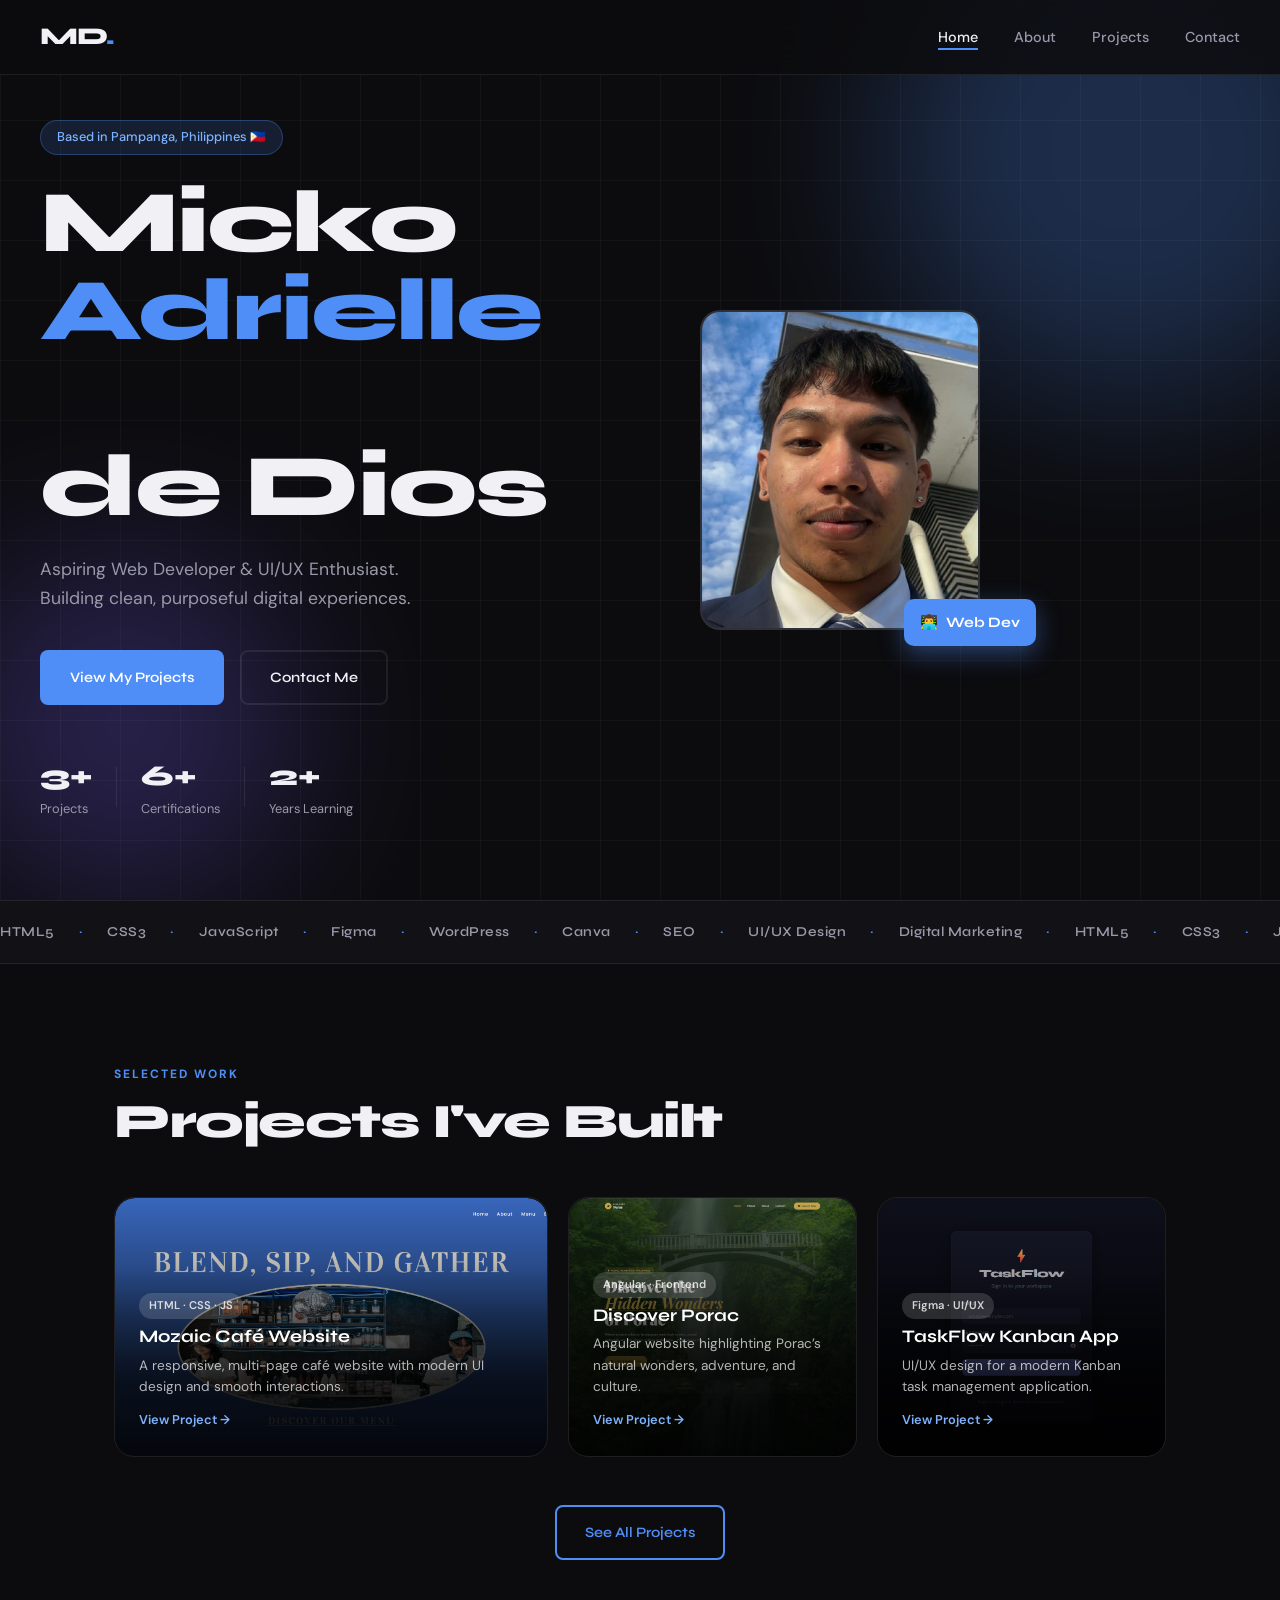
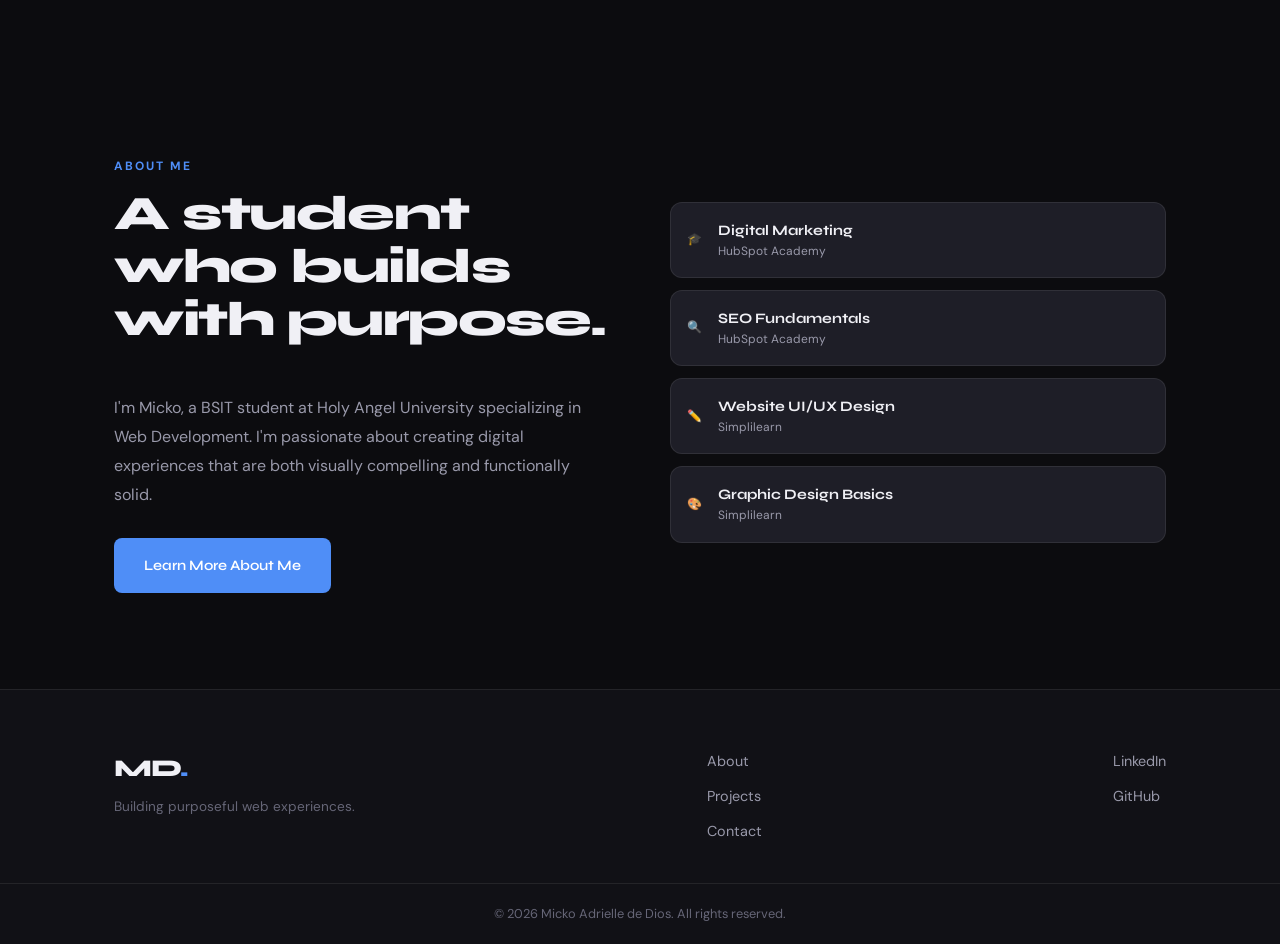
<file: index.html>
<!DOCTYPE html>
<html lang="en">
<head>
  <meta charset="UTF-8" />
  <meta name="viewport" content="width=device-width, initial-scale=1.0" />
  <title>Micko Adrielle de Dios | Aspiring Web Developer</title>
  <meta name="description" content="Micko Adrielle de Dios – BSIT student specializing in Web Development at Holy Angel University. Portfolio showcasing web projects, UI/UX design, and creative solutions." />
  <link rel="preconnect" href="https://fonts.googleapis.com" />
  <link href="https://fonts.googleapis.com/css2?family=Syne:wght@400;600;700;800&family=DM+Sans:ital,wght@0,300;0,400;0,500;1,300&display=swap" rel="stylesheet" />
  <link rel="stylesheet" href="style.css" />
</head>
<body>

  <!-- NAV -->
  <nav class="nav" aria-label="Main navigation">
    <a href="index.html" class="nav-logo">MD<span class="dot">.</span></a>
    <button class="nav-toggle" aria-label="Toggle menu" aria-expanded="false">
      <span></span><span></span><span></span>
    </button>
    <ul class="nav-links">
      <li><a href="index.html" class="active">Home</a></li>
      <li><a href="about.html">About</a></li>
      <li><a href="projects.html">Projects</a></li>
      <li><a href="contact.html">Contact</a></li>
    </ul>
  </nav>

  <!-- HERO -->
  <header class="hero">
    <div class="hero-bg">
      <div class="blob b1"></div>
      <div class="blob b2"></div>
      <div class="grid-overlay"></div>
    </div>
    <div class="hero-content">
      <span class="hero-tag animate-in" style="--d:0s">Based in Pampanga, Philippines 🇵🇭</span>
      <h1 class="hero-name animate-in" style="--d:.1s">
        Micko<br/><em>Adrielle</em><br/>de Dios
      </h1>
      <p class="hero-sub animate-in" style="--d:.25s">
        Aspiring Web Developer &amp; UI/UX Enthusiast.<br/>
        Building clean, purposeful digital experiences.
      </p>
      <div class="hero-cta animate-in" style="--d:.4s">
        <a href="projects.html" class="btn btn-primary">View My Projects</a>
        <a href="contact.html" class="btn btn-ghost">Contact Me</a>
      </div>
      <div class="hero-stats animate-in" style="--d:.55s">
        <div class="stat"><span class="stat-num">3+</span><span class="stat-label">Projects</span></div>
        <div class="stat-div"></div>
        <div class="stat"><span class="stat-num">6+</span><span class="stat-label">Certifications</span></div>
        <div class="stat-div"></div>
        <div class="stat"><span class="stat-num">2+</span><span class="stat-label">Years Learning</span></div>
      </div>
    </div>
    <div class="hero-visual animate-in" style="--d:.2s">
      <div class="photo-frame">
        <div class="photo-inner">
          <img src="img/micko1.jpg" alt="Micko Adrielle de Dios" onerror="this.style.display='none';this.nextElementSibling.style.display='flex'" />
          <div class="photo-fallback">
            <span>MAD</span>
          </div>
        </div>
        <div class="photo-badge">
          <span>👨‍💻</span>
          <span>Web Dev</span>
        </div>
      </div>
    </div>
  </header>

  <!-- SKILLS STRIP -->
  <section class="skills-strip">
    <div class="strip-inner">
      <span>HTML5</span><span class="sep">·</span>
      <span>CSS3</span><span class="sep">·</span>
      <span>JavaScript</span><span class="sep">·</span>
      <span>Figma</span><span class="sep">·</span>
      <span>WordPress</span><span class="sep">·</span>
      <span>Canva</span><span class="sep">·</span>
      <span>SEO</span><span class="sep">·</span>
      <span>UI/UX Design</span><span class="sep">·</span>
      <span>Digital Marketing</span><span class="sep">·</span>
      <span>HTML5</span><span class="sep">·</span>
      <span>CSS3</span><span class="sep">·</span>
      <span>JavaScript</span><span class="sep">·</span>
      <span>Figma</span><span class="sep">·</span>
      <span>WordPress</span><span class="sep">·</span>
      <span>Canva</span><span class="sep">·</span>
      <span>SEO</span><span class="sep">·</span>
      <span>UI/UX Design</span><span class="sep">·</span>
      <span>Digital Marketing</span>
    </div>
  </section>

  <!-- FEATURED PROJECTS PREVIEW -->
<section class="section featured">
  <div class="container">
    <div class="section-header">
      <span class="section-tag">Selected Work</span>
      <h2 class="section-title">Projects I've Built</h2>
    </div>
    <div class="featured-grid">
      
      <!-- Project 1: Mozaic Café -->
      <a href="projects.html#mozaic" class="feat-card feat-card--large">
        <div class="feat-card-bg">
          <img src="img/mozaic.png" alt="Mozaic Café Website Preview">
          <div class="feat-card-overlay"></div>
        </div>
        <div class="feat-card-content">
          <span class="feat-tag">HTML · CSS · JS</span>
          <h3>Mozaic Café Website</h3>
          <p>A responsive, multi-page café website with modern UI design and smooth interactions.</p>
          <span class="feat-link">View Project →</span>
        </div>
      </a>

      <!-- Project 2: Discover Porac -->
<a href="projects.html#discover-porac" class="feat-card">
  <div class="feat-card-bg">
    <img src="img/discoverporac1.png" alt="Discover Porac Website Preview">
    <div class="feat-card-overlay"></div>
  </div>
  <div class="feat-card-content">
    <span class="feat-tag">Angular · Frontend</span>
    <h3>Discover Porac</h3>
    <p>Angular website highlighting Porac’s natural wonders, adventure, and culture.</p>
    <span class="feat-link">View Project →</span>
  </div>
</a>

      <!-- Project 3: MD Movies -->
      <a href="projects.html#taskflow" class="feat-card">
        <div class="feat-card-bg">
          <img src="img/taskflow.png" alt="TaskFlow App Preview">
          <div class="feat-card-overlay"></div>
        </div>
        <div class="feat-card-content">
          <span class="feat-tag">Figma · UI/UX</span>
          <h3>TaskFlow Kanban App</h3>
          <p>UI/UX design for a modern Kanban task management application.</p>
          <span class="feat-link">View Project →</span>
        </div>
      </a>

    </div>
    <div class="center-cta">
      <a href="projects.html" class="btn btn-outline">See All Projects</a>
    </div>
  </div>
</section>

  <!-- ABOUT TEASER -->
<section class="section about-teaser">
  <div class="container at-grid">
    <div class="at-text">
      <span class="section-tag">About Me</span>
      <h2 class="section-title">A student who builds<br/>with purpose.</h2>
      <p>I'm Micko, a BSIT student at Holy Angel University specializing in Web Development. I'm passionate about creating digital experiences that are both visually compelling and functionally solid.</p>
      <a href="about.html" class="btn btn-primary">Learn More About Me</a>
    </div>

    <div class="at-certs">

      <a href="https://app-na2.hubspot.com/academy/achievements/wrlnvgyk/en/1/micko-de-dios/digital-marketing" target="_blank" class="cert-link">
        <div class="cert-card">
          <span class="cert-icon">🎓</span>
          <div>
            <strong>Digital Marketing</strong>
            <span>HubSpot Academy</span>
          </div>
        </div>
      </a>

      <a href="https://app-na2.hubspot.com/academy/achievements/bvmxh7nl/en/1/micko-de-dios/seo" target="_blank" class="cert-link">
        <div class="cert-card">
          <span class="cert-icon">🔍</span>
          <div>
            <strong>SEO Fundamentals</strong>
            <span>HubSpot Academy</span>
          </div>
        </div>
      </a>

      <a href="https://www.simplilearn.com/skillup-certificate-landing?token=[base64]%3D%3D&utm_source=shared-certificate&utm_medium=lms&utm_campaign=shared-certificate-promotion" target="_blank" class="cert-link">
        <div class="cert-card">
          <span class="cert-icon">✏️</span>
          <div>
            <strong>Website UI/UX Design</strong>
            <span>Simplilearn</span>
          </div>
        </div>
      </a>

      <a href="https://www.simplilearn.com/skillup-certificate-landing?token=[base64]%3D%3D&utm_source=shared-certificate&utm_medium=lms&utm_campaign=shared-certificate-promotion" target="_blank" class="cert-link">
        <div class="cert-card">
          <span class="cert-icon">🎨</span>
          <div>
            <strong>Graphic Design Basics</strong>
            <span>Simplilearn</span>
          </div>
        </div>
      </a>

    </div>
  </div>
</section>

  <!-- FOOTER -->
  <footer class="footer">
    <div class="container footer-inner">
      <div>
        <a href="index.html" class="nav-logo">MD<span class="dot">.</span></a>
        <p>Building purposeful web experiences.</p>
      </div>
      <div class="footer-links">
        <a href="about.html">About</a>
        <a href="projects.html">Projects</a>
        <a href="contact.html">Contact</a>
      </div>
      <div class="footer-social">
        <a href="https://www.linkedin.com/in/de-dios-micko/" target="_blank" rel="noopener noreferrer" aria-label="LinkedIn">LinkedIn</a>
        <a href="https://github.com/mickodedios" target="_blank" rel="noopener noreferrer" aria-label="GitHub">GitHub</a>
      </div>
    </div>
    <div class="footer-bottom">
      <p>© 2026 Micko Adrielle de Dios. All rights reserved.</p>
    </div>
  </footer>

  <script src="main.js"></script>
</body>
</html>
</file>
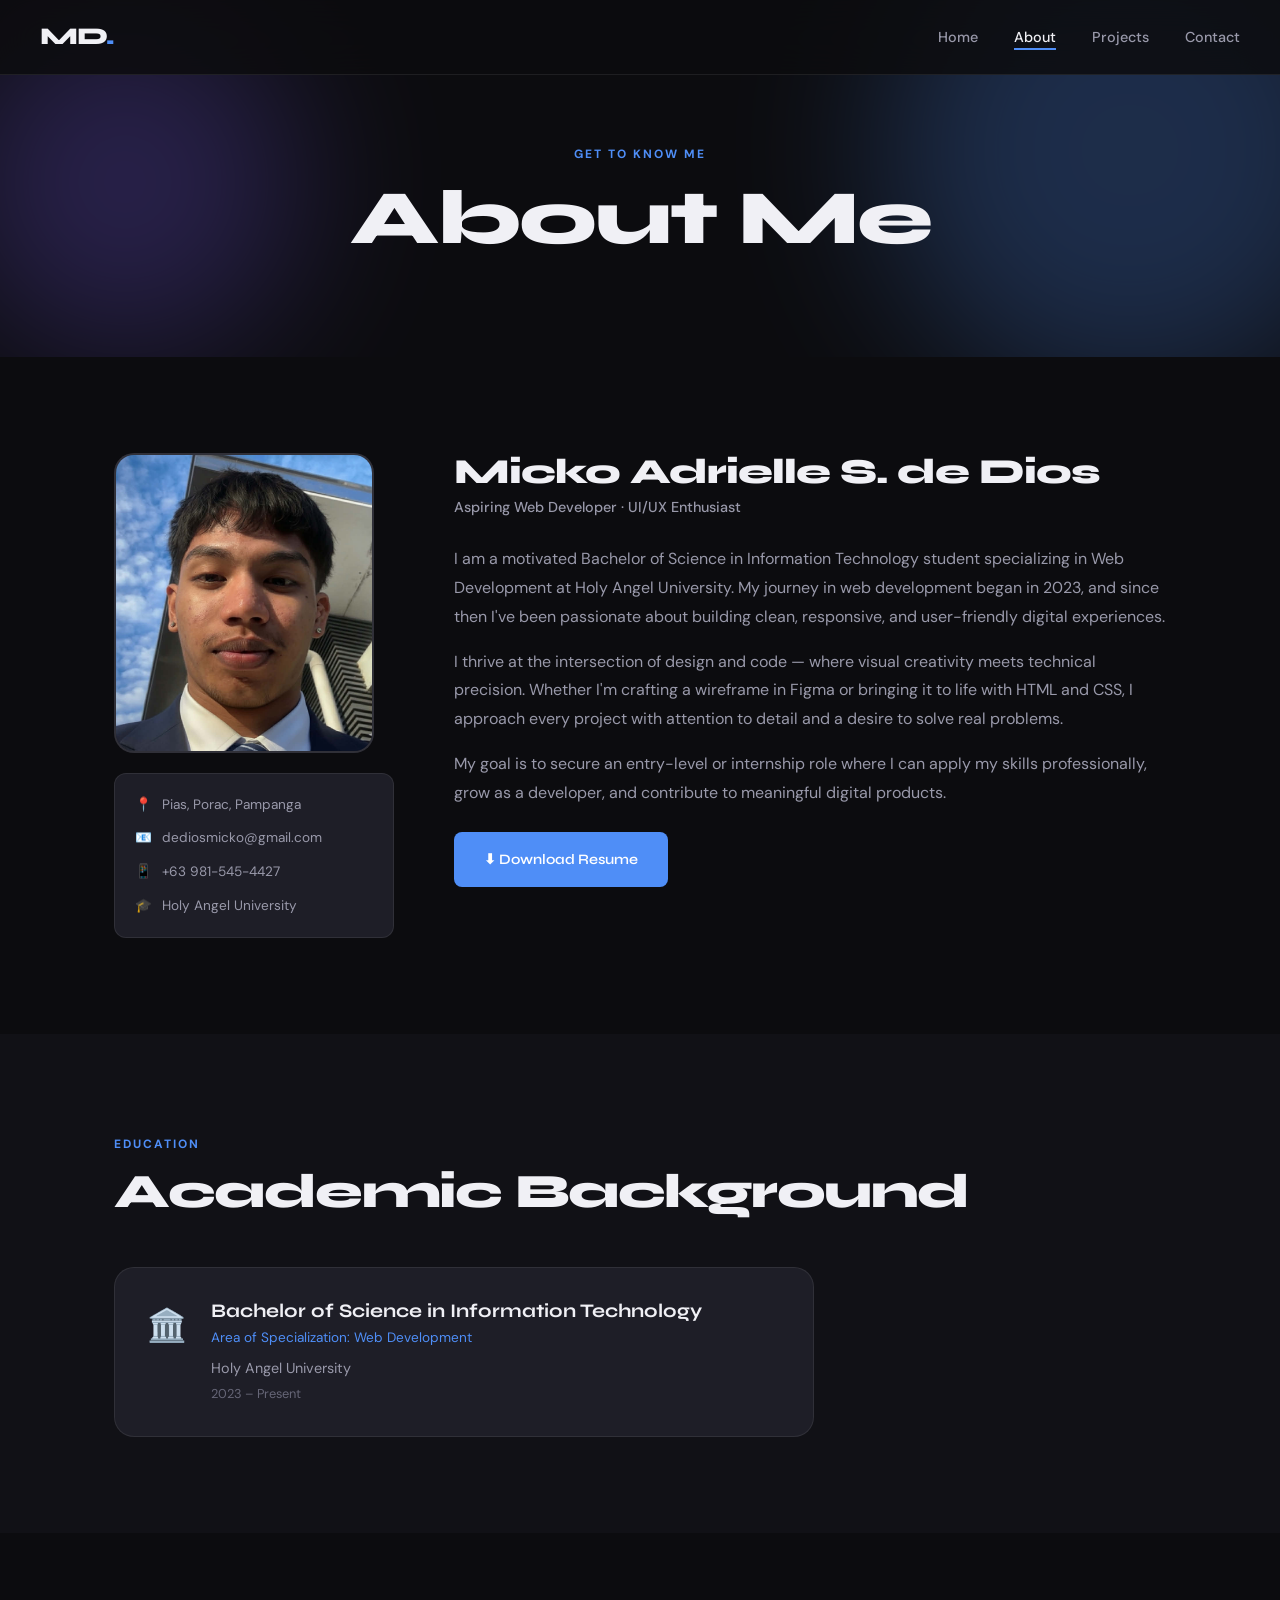
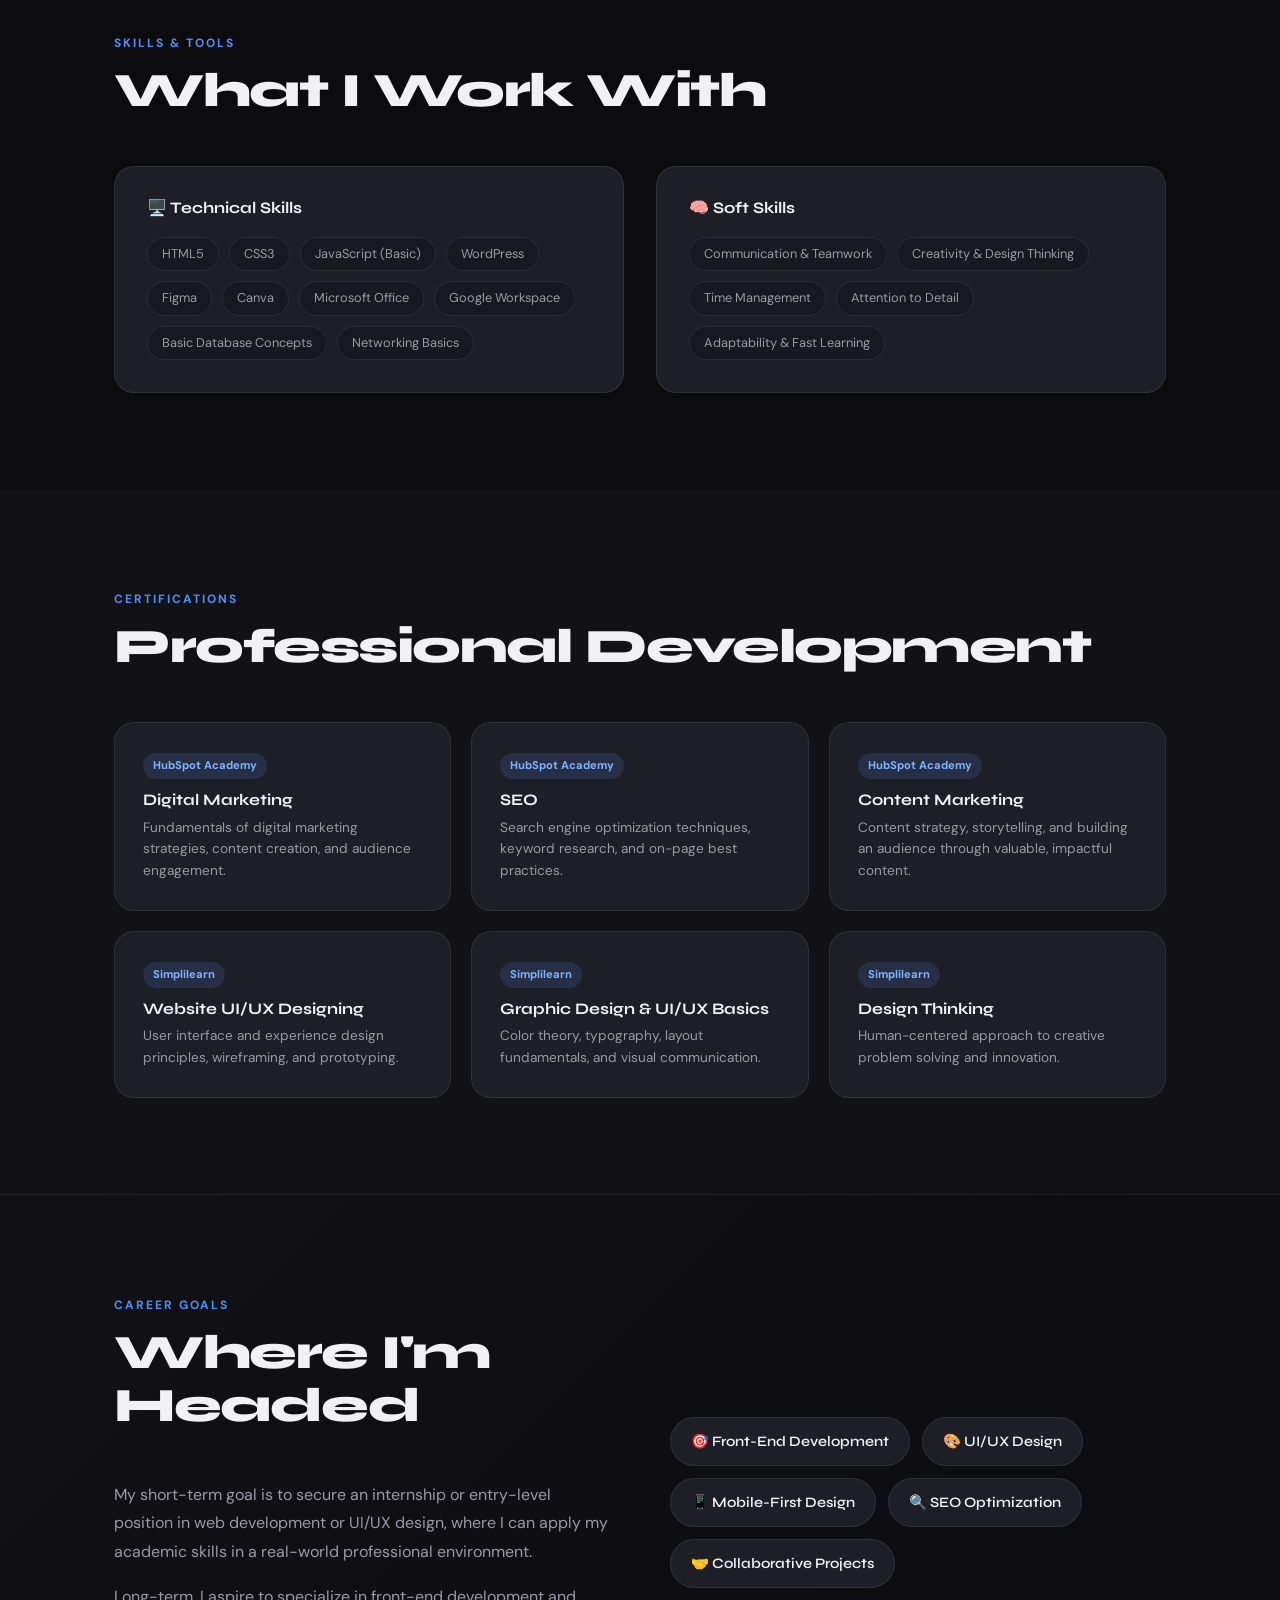
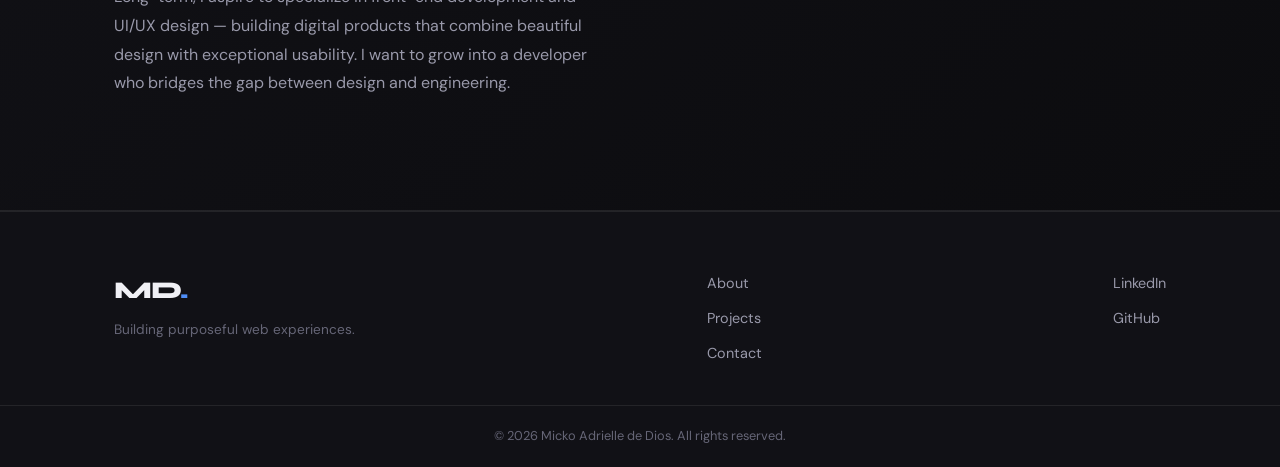
<file: about.html>
<!DOCTYPE html>
<html lang="en">
<head>
  <meta charset="UTF-8" />
  <meta name="viewport" content="width=device-width, initial-scale=1.0" />
  <title>About | Micko Adrielle de Dios</title>
  <meta name="description" content="Learn about Micko Adrielle de Dios – BSIT Web Development student at Holy Angel University, his skills, education, and career goals." />
  <link rel="preconnect" href="https://fonts.googleapis.com" />
  <link href="https://fonts.googleapis.com/css2?family=Syne:wght@400;600;700;800&family=DM+Sans:ital,wght@0,300;0,400;0,500;1,300&display=swap" rel="stylesheet" />
  <link rel="stylesheet" href="style.css" />
</head>
<body>

  <nav class="nav" aria-label="Main navigation">
    <a href="index.html" class="nav-logo">MD<span class="dot">.</span></a>
    <button class="nav-toggle" aria-label="Toggle menu" aria-expanded="false">
      <span></span><span></span><span></span>
    </button>
    <ul class="nav-links">
      <li><a href="index.html">Home</a></li>
      <li><a href="about.html" class="active">About</a></li>
      <li><a href="projects.html">Projects</a></li>
      <li><a href="contact.html">Contact</a></li>
    </ul>
  </nav>

  <main>
    <!-- PAGE HERO -->
    <section class="page-hero">
      <div class="blob b1"></div>
      <div class="blob b2"></div>
      <div class="container">
        <span class="section-tag animate-in" style="--d:0s">Get to Know Me</span>
        <h1 class="page-title animate-in" style="--d:.1s">About Me</h1>
      </div>
    </section>

    <!-- BIO SECTION -->
    <section class="section">
      <div class="container about-grid">
        <div class="about-photo-wrap animate-in" style="--d:.2s">
          <div class="photo-frame about-frame">
            <div class="photo-inner">
              <img src="img/micko1.jpg" alt="Micko Adrielle de Dios – BSIT Web Development Student" onerror="this.style.display='none';this.nextElementSibling.style.display='flex'" />
              <div class="photo-fallback"><span>MAD</span></div>
            </div>
          </div>
          <div class="about-info-card">
            <div class="info-row"><span>📍</span><span>Pias, Porac, Pampanga</span></div>
            <div class="info-row"><span>📧</span><span>dediosmicko@gmail.com</span></div>
            <div class="info-row"><span>📱</span><span>+63 981-545-4427</span></div>
            <div class="info-row"><span>🎓</span><span>Holy Angel University</span></div>
          </div>
        </div>

        <div class="about-text animate-in" style="--d:.3s">
          <h2>Micko Adrielle S. de Dios</h2>
          <p class="about-role">Aspiring Web Developer · UI/UX Enthusiast</p>
          <p>I am a motivated Bachelor of Science in Information Technology student specializing in Web Development at Holy Angel University. My journey in web development began in 2023, and since then I've been passionate about building clean, responsive, and user-friendly digital experiences.</p>
          <p>I thrive at the intersection of design and code — where visual creativity meets technical precision. Whether I'm crafting a wireframe in Figma or bringing it to life with HTML and CSS, I approach every project with attention to detail and a desire to solve real problems.</p>
          <p>My goal is to secure an entry-level or internship role where I can apply my skills professionally, grow as a developer, and contribute to meaningful digital products.</p>
          <a href="assets/resume.pdf" download class="btn btn-primary" aria-label="Download Micko's Resume PDF">⬇ Download Resume</a>
        </div>
      </div>
    </section>

    <!-- EDUCATION -->
    <section class="section section-alt">
      <div class="container">
        <span class="section-tag">Education</span>
        <h2 class="section-title">Academic Background</h2>
        <div class="edu-card animate-in" style="--d:0s">
          <div class="edu-icon">🏛️</div>
          <div class="edu-details">
            <h3>Bachelor of Science in Information Technology</h3>
            <span class="edu-spec">Area of Specialization: Web Development</span>
            <p class="edu-school">Holy Angel University</p>
            <p class="edu-year">2023 – Present</p>
          </div>
        </div>
      </div>
    </section>

    <!-- SKILLS -->
    <section class="section">
      <div class="container">
        <span class="section-tag">Skills & Tools</span>
        <h2 class="section-title">What I Work With</h2>
        <div class="skills-grid">
          <div class="skill-group animate-in" style="--d:0s">
            <h3>🖥️ Technical Skills</h3>
            <div class="skill-tags">
              <span>HTML5</span>
              <span>CSS3</span>
              <span>JavaScript (Basic)</span>
              <span>WordPress</span>
              <span>Figma</span>
              <span>Canva</span>
              <span>Microsoft Office</span>
              <span>Google Workspace</span>
              <span>Basic Database Concepts</span>
              <span>Networking Basics</span>
            </div>
          </div>
          <div class="skill-group animate-in" style="--d:.1s">
            <h3>🧠 Soft Skills</h3>
            <div class="skill-tags soft">
              <span>Communication & Teamwork</span>
              <span>Creativity & Design Thinking</span>
              <span>Time Management</span>
              <span>Attention to Detail</span>
              <span>Adaptability & Fast Learning</span>
            </div>
          </div>
        </div>
      </div>
    </section>

    <!-- CERTIFICATIONS -->
<section class="section section-alt">
  <div class="container">
    <span class="section-tag">Certifications</span>
    <h2 class="section-title">Professional Development</h2>

    <div class="certs-grid">

      <a href="https://app-na2.hubspot.com/academy/achievements/wrlnvgyk/en/1/micko-de-dios/digital-marketing" target="_blank" class="cert-link">
        <div class="cert-full-card animate-in" style="--d:0s">
          <span class="cert-badge">HubSpot Academy</span>
          <h3>Digital Marketing</h3>
          <p>Fundamentals of digital marketing strategies, content creation, and audience engagement.</p>
        </div>
      </a>

      <a href="https://app-na2.hubspot.com/academy/achievements/bvmxh7nl/en/1/micko-de-dios/seo" target="_blank" class="cert-link">
        <div class="cert-full-card animate-in" style="--d:.05s">
          <span class="cert-badge">HubSpot Academy</span>
          <h3>SEO</h3>
          <p>Search engine optimization techniques, keyword research, and on-page best practices.</p>
        </div>
      </a>

      <a href="https://app-na2.hubspot.com/academy/achievements/wwp9ypfn/en/1/micko-de-dios/content-marketing" target="_blank" class="cert-link">
        <div class="cert-full-card animate-in" style="--d:.1s">
          <span class="cert-badge">HubSpot Academy</span>
          <h3>Content Marketing</h3>
          <p>Content strategy, storytelling, and building an audience through valuable, impactful content.</p>
        </div>
      </a>

      <a href="https://www.simplilearn.com/skillup-certificate-landing?token=[base64]%3D%3D&utm_source=shared-certificate&utm_medium=lms&utm_campaign=shared-certificate-promotion&referrer=https%3A%2F%2Flms.simplilearn.com%2Fcourses%2F6024%2FWebsite-UI%252FUX-Designing-using-ChatGPT-%3A-Become-a-UI-UX-designer%2Fcertificate%2Fdownload-skillup&%24web_only=true&_branch_match_id=1365924561403155688&_branch_referrer=H4sIAAAAAAAAA8soKSkottLXL87MLcjJ1EssKNDLyczL1k%2FV9y2LrMzPdy3PDE%2ByrytKTUstKsrMS49PKsovL04tsvUBqkpN8cwDAOl1ow1BAAAA" target="_blank" class="cert-link">
        <div class="cert-full-card animate-in" style="--d:.15s">
          <span class="cert-badge">Simplilearn</span>
          <h3>Website UI/UX Designing</h3>
          <p>User interface and experience design principles, wireframing, and prototyping.</p>
        </div>
      </a>

      <a href="https://www.simplilearn.com/skillup-certificate-landing?token=[base64]%3D%3D&utm_source=shared-certificate&utm_medium=lms&utm_campaign=shared-certificate-promotion&referrer=https%3A%2F%2Flms.simplilearn.com%2Fcourses%2F6307%2FIntroduction%2520to%2520Graphic%2520Design%253B%2520Basics%2520of%2520UI%252FUX%2Fcertificate%2Fdownload-skillup&%24web_only=true&_branch_match_id=1365924561403155688&_branch_referrer=H4sIAAAAAAAAA8soKSkottLXL87MLcjJ1EssKNDLyczL1k%2FVj6gwScvLDCjODE%2ByrytKTUstKsrMS49PKsovL04tsvUBqkpN8cwDADrpPoRBAAAA" target="_blank" class="cert-link">
        <div class="cert-full-card animate-in" style="--d:.2s">
          <span class="cert-badge">Simplilearn</span>
          <h3>Graphic Design & UI/UX Basics</h3>
          <p>Color theory, typography, layout fundamentals, and visual communication.</p>
        </div>
      </a>

      <a href="https://www.simplilearn.com/skillup-certificate-landing?token=[base64]%3D%3D&utm_source=shared-certificate&utm_medium=lms&utm_campaign=shared-certificate-promotion&referrer=https%3A%2F%2Flms.simplilearn.com%2Fcourses%2F4299%2FDesign-Thinking-for-Beginners%2Fcertificate%2Fdownload-skillup&%24web_only=true&_branch_match_id=1365924561403155688&_branch_referrer=H4sIAAAAAAAAA8soKSkottLXL87MLcjJ1EssKNDLyczL1k%2FVTwnxzPEJDDHIDkuyrytKTUstKsrMS49PKsovL04tsvUBqkpN8cwDAO8lQD5BAAAA" target="_blank" class="cert-link">
        <div class="cert-full-card animate-in" style="--d:.25s">
          <span class="cert-badge">Simplilearn</span>
          <h3>Design Thinking</h3>
          <p>Human-centered approach to creative problem solving and innovation.</p>
        </div>
      </a>

    </div>
  </div>
</section>

    <!-- CAREER GOALS -->
    <section class="section goals-section">
      <div class="container goals-inner">
        <div class="goals-text animate-in" style="--d:0s">
          <span class="section-tag">Career Goals</span>
          <h2 class="section-title">Where I'm Headed</h2>
          <p>My short-term goal is to secure an internship or entry-level position in web development or UI/UX design, where I can apply my academic skills in a real-world professional environment.</p>
          <p>Long-term, I aspire to specialize in front-end development and UI/UX design — building digital products that combine beautiful design with exceptional usability. I want to grow into a developer who bridges the gap between design and engineering.</p>
        </div>
        <div class="goals-visual animate-in" style="--d:.2s">
          <div class="goal-chip">🎯 Front-End Development</div>
          <div class="goal-chip">🎨 UI/UX Design</div>
          <div class="goal-chip">📱 Mobile-First Design</div>
          <div class="goal-chip">🔍 SEO Optimization</div>
          <div class="goal-chip">🤝 Collaborative Projects</div>
        </div>
      </div>
    </section>
  </main>

  <footer class="footer">
    <div class="container footer-inner">
      <div>
        <a href="index.html" class="nav-logo">MD<span class="dot">.</span></a>
        <p>Building purposeful web experiences.</p>
      </div>
      <div class="footer-links">
        <a href="about.html">About</a>
        <a href="projects.html">Projects</a>
        <a href="contact.html">Contact</a>
      </div>
      <div class="footer-social">
        <a href="https://www.linkedin.com/in/de-dios-micko/" target="_blank" rel="noopener noreferrer">LinkedIn</a>
        <a href="https://github.com/mickodedios" target="_blank" rel="noopener noreferrer">GitHub</a>
      </div>
    </div>
    <div class="footer-bottom">
      <p>© 2026 Micko Adrielle de Dios. All rights reserved.</p>
    </div>
  </footer>

  <script src="main.js"></script>
</body>
</html>
</file>
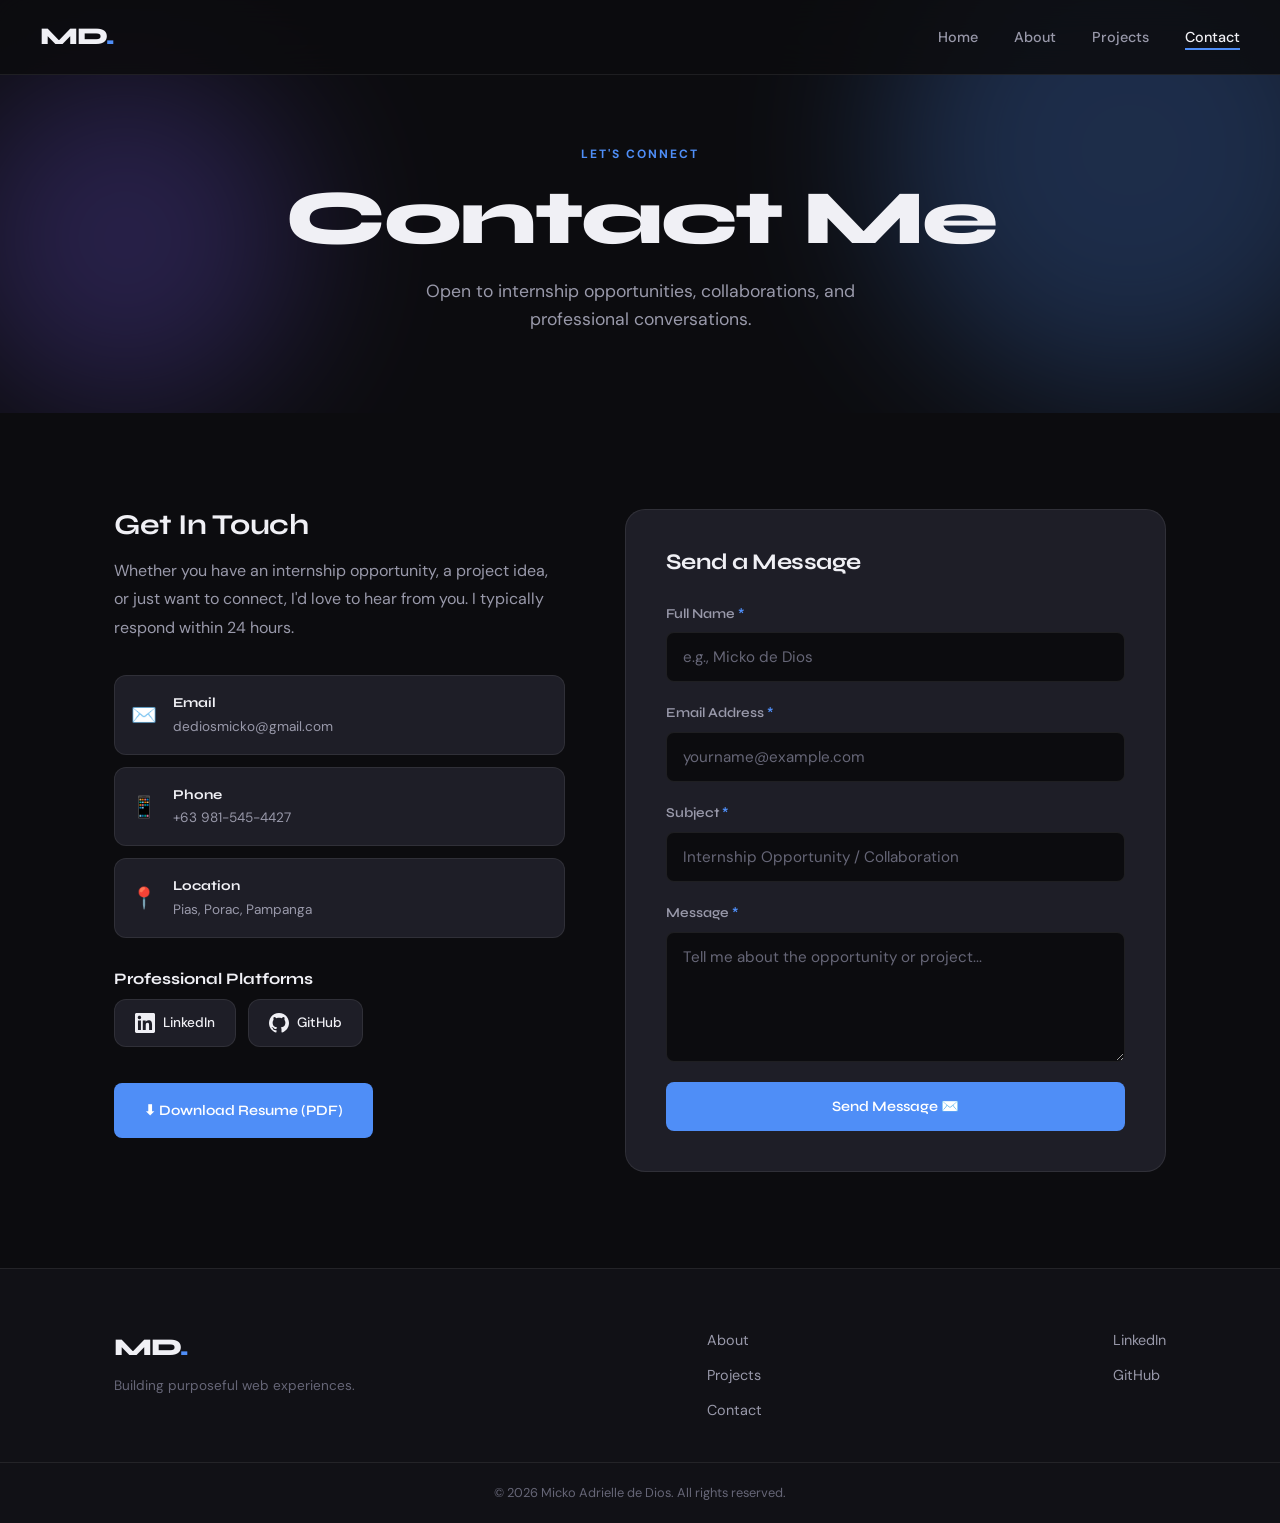
<file: contact.html>
<!DOCTYPE html>
<html lang="en">
<head>
  <meta charset="UTF-8" />
  <meta name="viewport" content="width=device-width, initial-scale=1.0" />
  <title>Contact | Micko Adrielle de Dios</title>
  <meta name="description" content="Get in touch with Micko Adrielle de Dios – aspiring web developer. Available for internships, collaborations, and entry-level opportunities." />
  <link rel="preconnect" href="https://fonts.googleapis.com" />
  <link href="https://fonts.googleapis.com/css2?family=Syne:wght@400;600;700;800&family=DM+Sans:ital,wght@0,300;0,400;0,500;1,300&display=swap" rel="stylesheet" />
  <link rel="stylesheet" href="style.css" />
</head>
<body>

  <nav class="nav" aria-label="Main navigation">
    <a href="index.html" class="nav-logo">MD<span class="dot">.</span></a>
    <button class="nav-toggle" aria-label="Toggle menu" aria-expanded="false">
      <span></span><span></span><span></span>
    </button>
    <ul class="nav-links">
      <li><a href="index.html">Home</a></li>
      <li><a href="about.html">About</a></li>
      <li><a href="projects.html">Projects</a></li>
      <li><a href="contact.html" class="active">Contact</a></li>
    </ul>
  </nav>

  <main>
    <section class="page-hero">
      <div class="blob b1"></div>
      <div class="blob b2"></div>
      <div class="container">
        <span class="section-tag animate-in" style="--d:0s">Let's Connect</span>
        <h1 class="page-title animate-in" style="--d:.1s">Contact Me</h1>
        <p class="page-subtitle animate-in" style="--d:.2s">Open to internship opportunities, collaborations, and professional conversations.</p>
      </div>
    </section>

    <section class="section">
      <div class="container contact-grid">

        <!-- CONTACT INFO -->
        <div class="contact-info animate-in" style="--d:0s">
          <h2>Get In Touch</h2>
          <p>Whether you have an internship opportunity, a project idea, or just want to connect, I'd love to hear from you. I typically respond within 24 hours.</p>

          <div class="contact-details">
            <a href="mailto:dediosmicko@gmail.com" class="contact-item" aria-label="Send email to Micko">
              <div class="ci-icon">✉️</div>
              <div class="ci-text">
                <strong>Email</strong>
                <span>dediosmicko@gmail.com</span>
              </div>
            </a>
            <a href="tel:+639815454427" class="contact-item" aria-label="Call Micko">
              <div class="ci-icon">📱</div>
              <div class="ci-text">
                <strong>Phone</strong>
                <span>+63 981-545-4427</span>
              </div>
            </a>
            <div class="contact-item">
              <div class="ci-icon">📍</div>
              <div class="ci-text">
                <strong>Location</strong>
                <span>Pias, Porac, Pampanga</span>
              </div>
            </div>
          </div>

          <div class="contact-platforms">
            <h3>Professional Platforms</h3>
            <div class="platform-links">
              <a href="https://www.linkedin.com/in/de-dios-micko/" target="_blank" rel="noopener noreferrer" class="platform-btn" aria-label="View Micko's LinkedIn profile">
                <svg width="20" height="20" viewBox="0 0 24 24" fill="currentColor" aria-hidden="true"><path d="M20.447 20.452h-3.554v-5.569c0-1.328-.027-3.037-1.852-3.037-1.853 0-2.136 1.445-2.136 2.939v5.667H9.351V9h3.414v1.561h.046c.477-.9 1.637-1.85 3.37-1.85 3.601 0 4.267 2.37 4.267 5.455v6.286zM5.337 7.433c-1.144 0-2.063-.926-2.063-2.065 0-1.138.92-2.063 2.063-2.063 1.14 0 2.064.925 2.064 2.063 0 1.139-.925 2.065-2.064 2.065zm1.782 13.019H3.555V9h3.564v11.452zM22.225 0H1.771C.792 0 0 .774 0 1.729v20.542C0 23.227.792 24 1.771 24h20.451C23.2 24 24 23.227 24 22.271V1.729C24 .774 23.2 0 22.222 0h.003z"/></svg>
                LinkedIn
              </a>
              <a href="https://github.com/mickodedios" target="_blank" rel="noopener noreferrer" class="platform-btn" aria-label="View Micko's GitHub profile">
                <svg width="20" height="20" viewBox="0 0 24 24" fill="currentColor" aria-hidden="true"><path d="M12 0c-6.626 0-12 5.373-12 12 0 5.302 3.438 9.8 8.207 11.387.599.111.793-.261.793-.577v-2.234c-3.338.726-4.033-1.416-4.033-1.416-.546-1.387-1.333-1.756-1.333-1.756-1.089-.745.083-.729.083-.729 1.205.084 1.839 1.237 1.839 1.237 1.07 1.834 2.807 1.304 3.492.997.107-.775.418-1.305.762-1.604-2.665-.305-5.467-1.334-5.467-5.931 0-1.311.469-2.381 1.236-3.221-.124-.303-.535-1.524.117-3.176 0 0 1.008-.322 3.301 1.23.957-.266 1.983-.399 3.003-.404 1.02.005 2.047.138 3.006.404 2.291-1.552 3.297-1.23 3.297-1.23.653 1.653.242 2.874.118 3.176.77.84 1.235 1.911 1.235 3.221 0 4.609-2.807 5.624-5.479 5.921.43.372.823 1.102.823 2.222v3.293c0 .319.192.694.801.576 4.765-1.589 8.199-6.086 8.199-11.386 0-6.627-5.373-12-12-12z"/></svg>
                GitHub
              </a>
            </div>
          </div>

          <a href="assets/resume.pdf" download class="btn btn-primary resume-dl" aria-label="Download Micko's Resume as PDF">
            ⬇ Download Resume (PDF)
          </a>
        </div>

        <!-- CONTACT FORM -->
        <div class="contact-form-wrap animate-in" style="--d:.15s">
          <form class="contact-form" id="contactForm" novalidate aria-label="Contact form">
            <h2>Send a Message</h2>
            <div class="form-group">
              <label for="name">Full Name <span aria-hidden="true">*</span></label>
              <input type="text" id="name" name="name" placeholder="e.g., Micko de Dios" required autocomplete="name" />
            </div>
            <div class="form-group">
              <label for="email">Email Address <span aria-hidden="true">*</span></label>
              <input type="email" id="email" name="email" placeholder="yourname@example.com" required autocomplete="email" />
            </div>
            <div class="form-group">
              <label for="subject">Subject <span aria-hidden="true">*</span></label>
              <input type="text" id="subject" name="subject" placeholder="Internship Opportunity / Collaboration" required />
            </div>
            <div class="form-group">
              <label for="message">Message <span aria-hidden="true">*</span></label>
              <textarea id="message" name="message" rows="5" placeholder="Tell me about the opportunity or project..." required></textarea>
            </div>
            <button type="submit" class="btn btn-primary btn-full">Send Message ✉️</button>
            <div class="form-success" id="formSuccess" role="alert" aria-live="polite">
              ✅ Thank you! Your message has been sent. I'll respond within 24 hours.
            </div>
          </form>
        </div>

      </div>
    </section>
  </main>

  <footer class="footer">
    <div class="container footer-inner">
      <div>
        <a href="index.html" class="nav-logo">MD<span class="dot">.</span></a>
        <p>Building purposeful web experiences.</p>
      </div>
      <div class="footer-links">
        <a href="about.html">About</a>
        <a href="projects.html">Projects</a>
        <a href="contact.html">Contact</a>
      </div>
      <div class="footer-social">
        <a href="https://www.linkedin.com/in/de-dios-micko/" target="_blank" rel="noopener noreferrer">LinkedIn</a>
        <a href="https://github.com/mickodedios" target="_blank" rel="noopener noreferrer">GitHub</a>
      </div>
    </div>
    <div class="footer-bottom">
      <p>© 2026 Micko Adrielle de Dios. All rights reserved.</p>
    </div>
  </footer>

  <script src="main.js"></script>
</body>
</html>
</file>
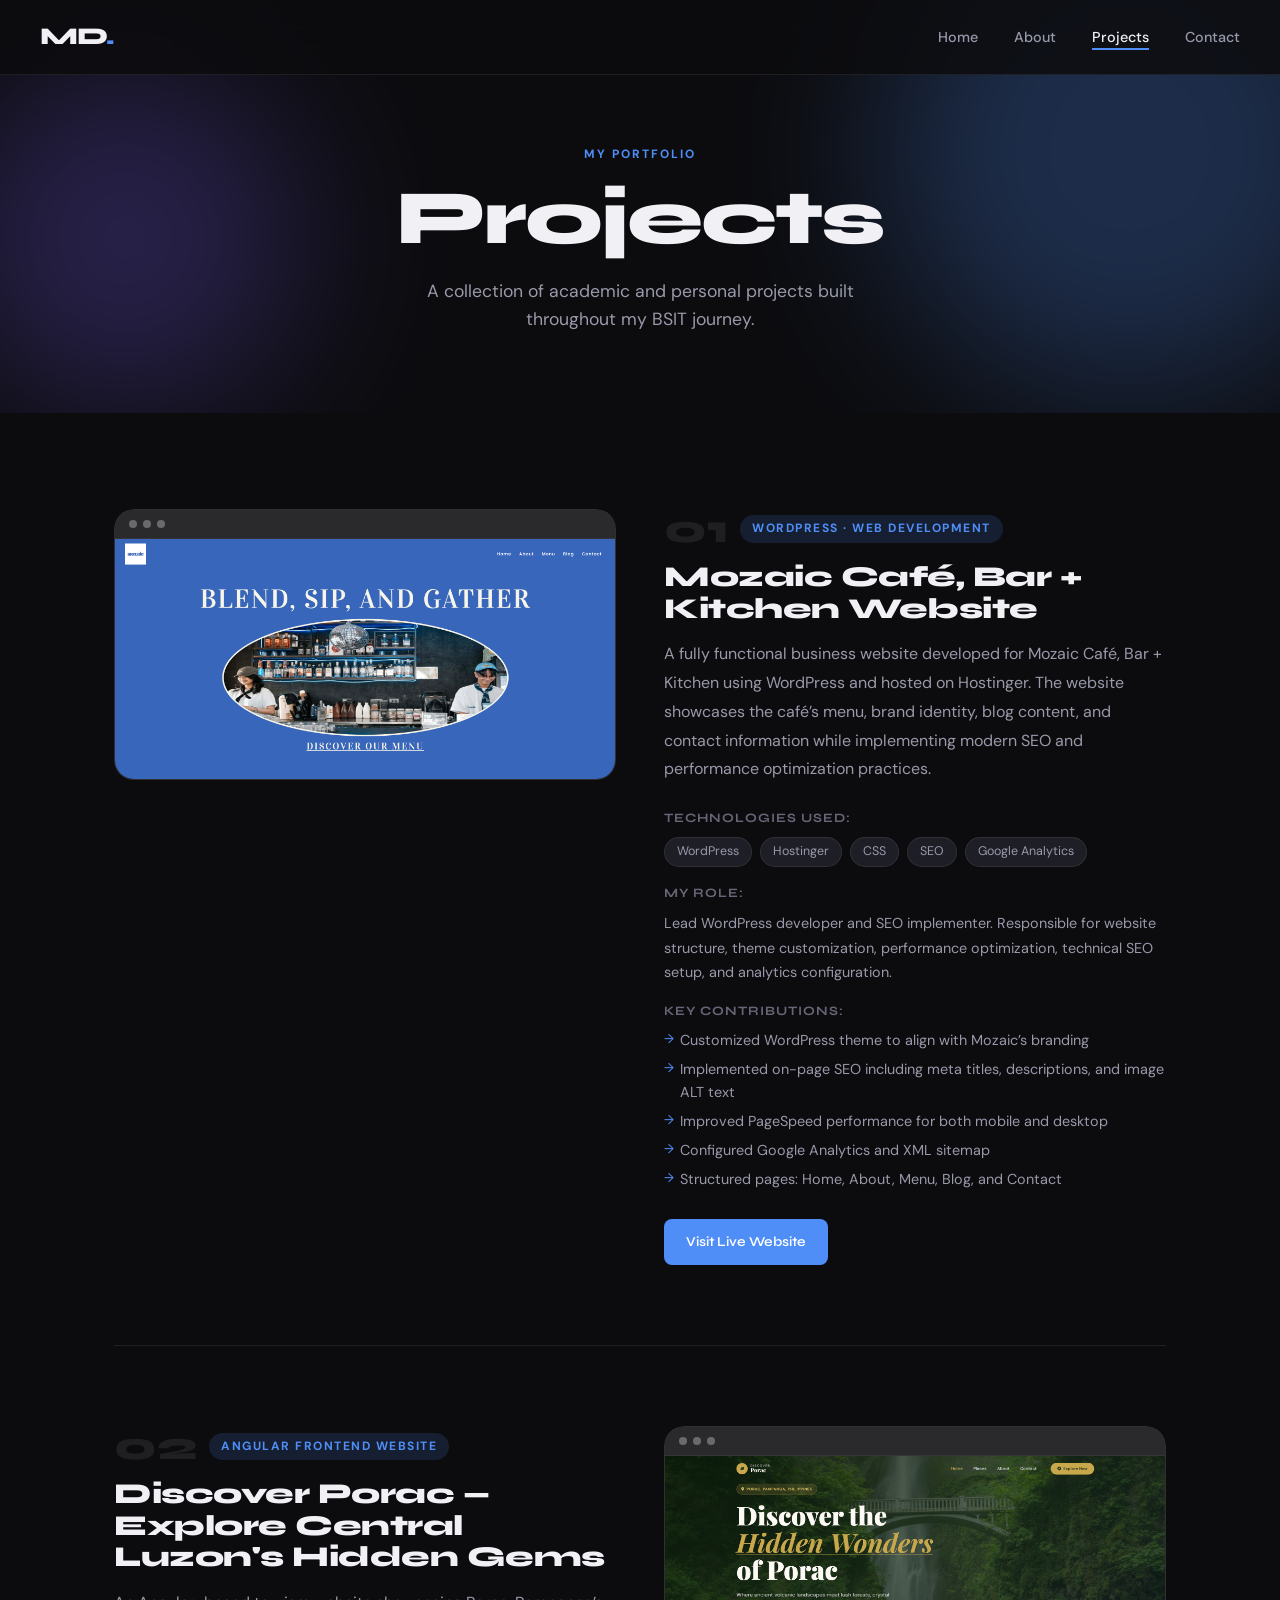
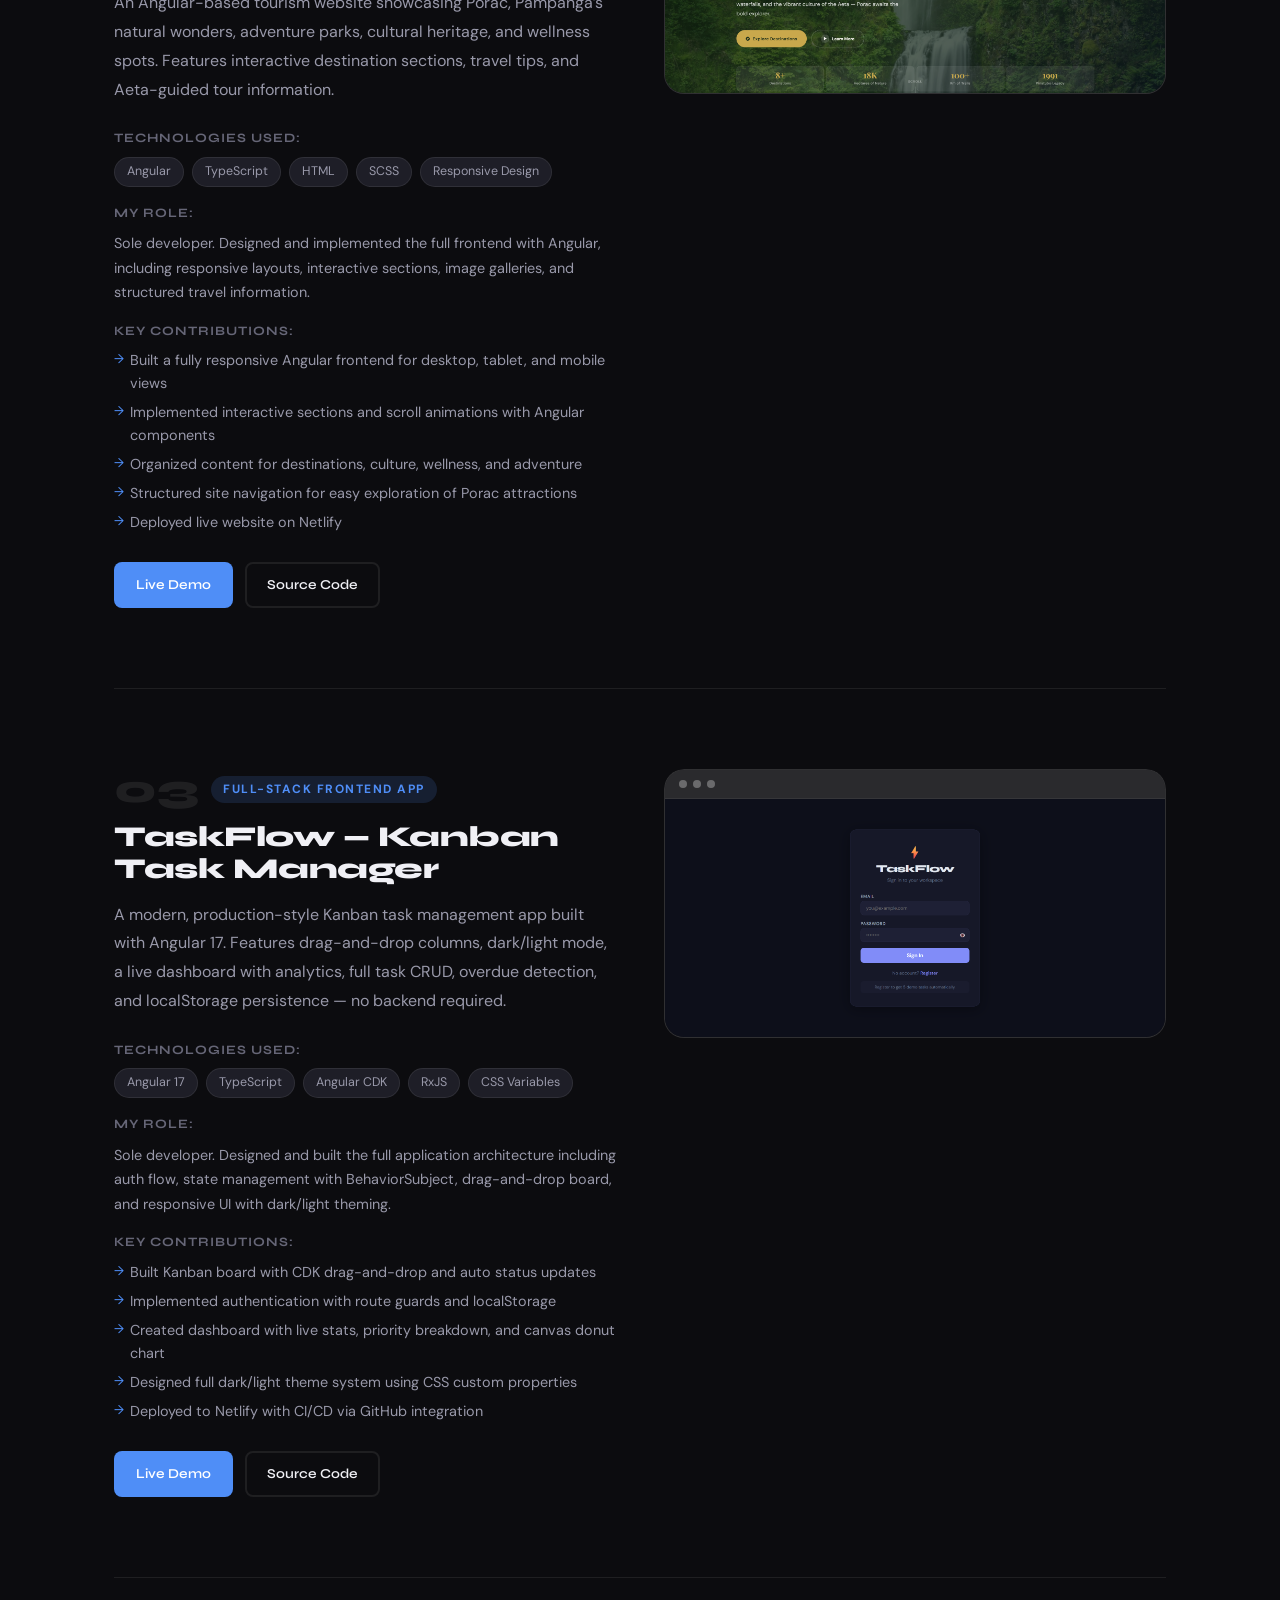
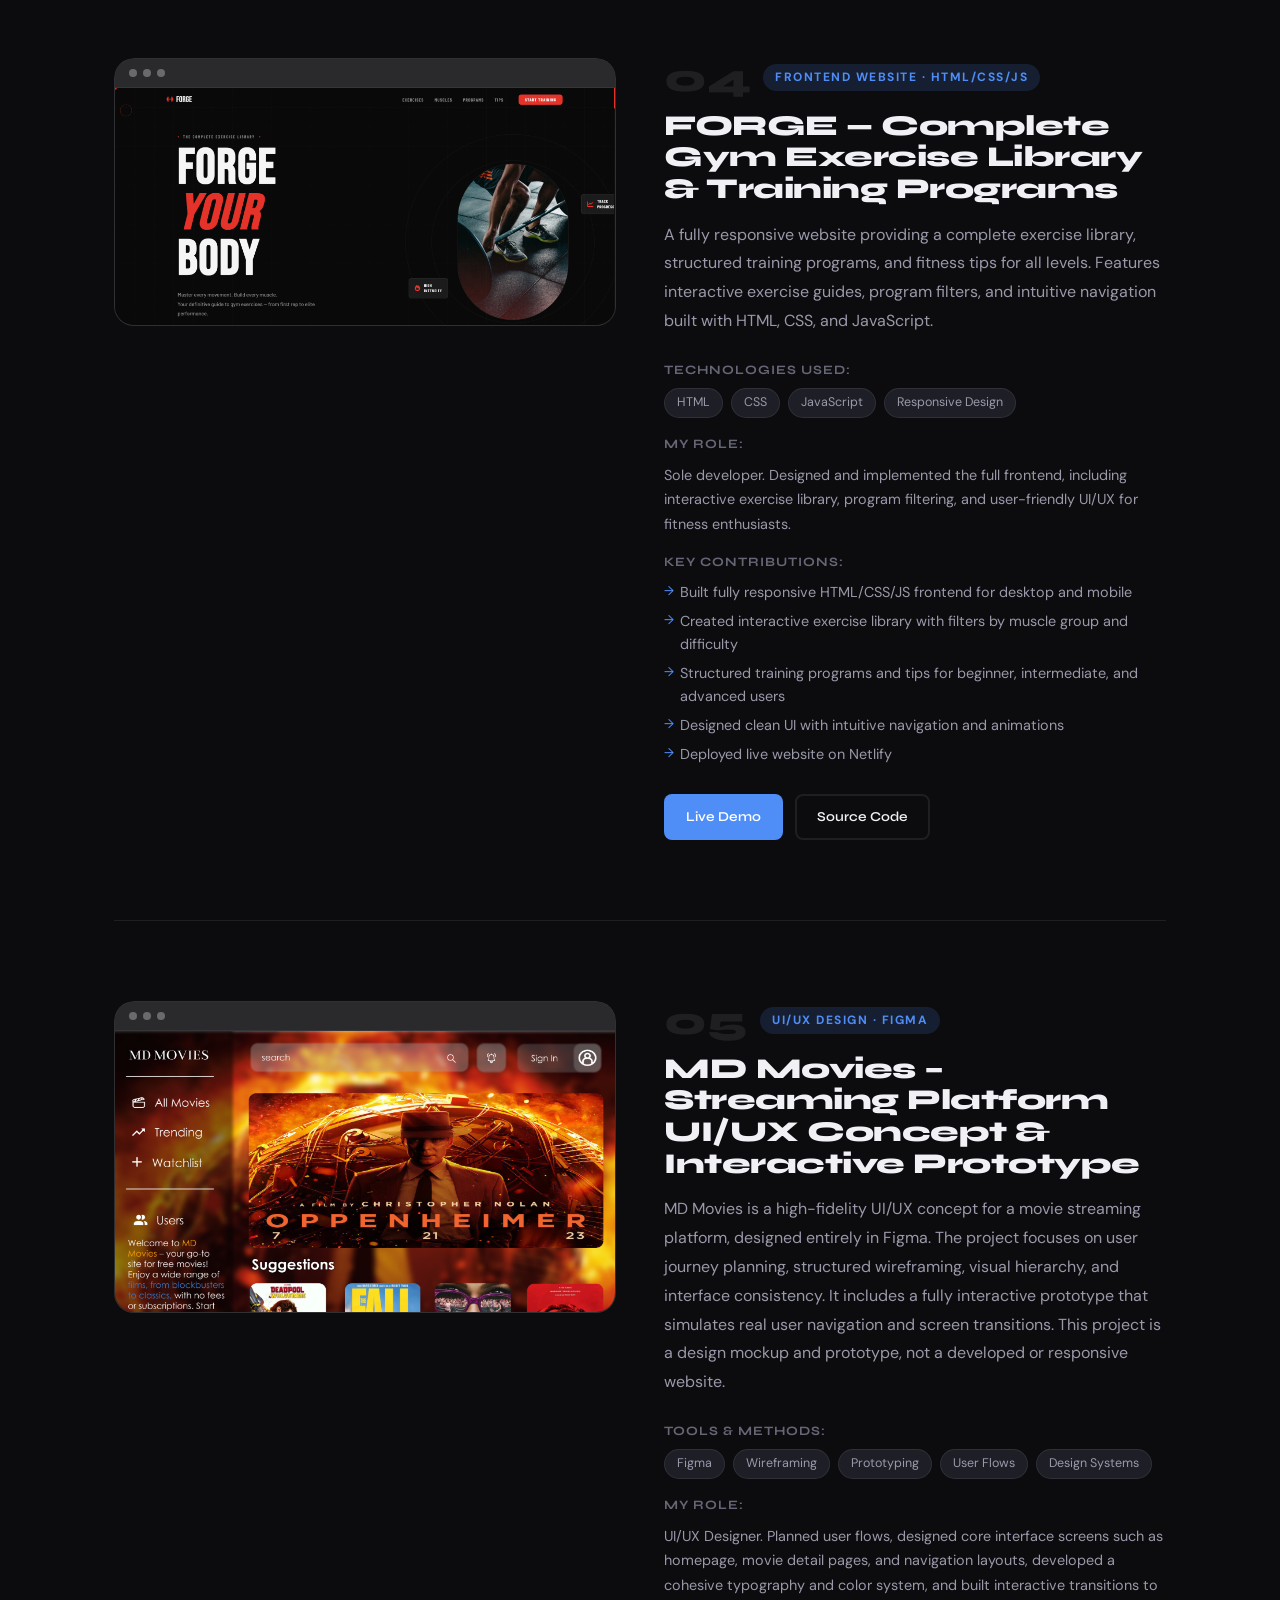
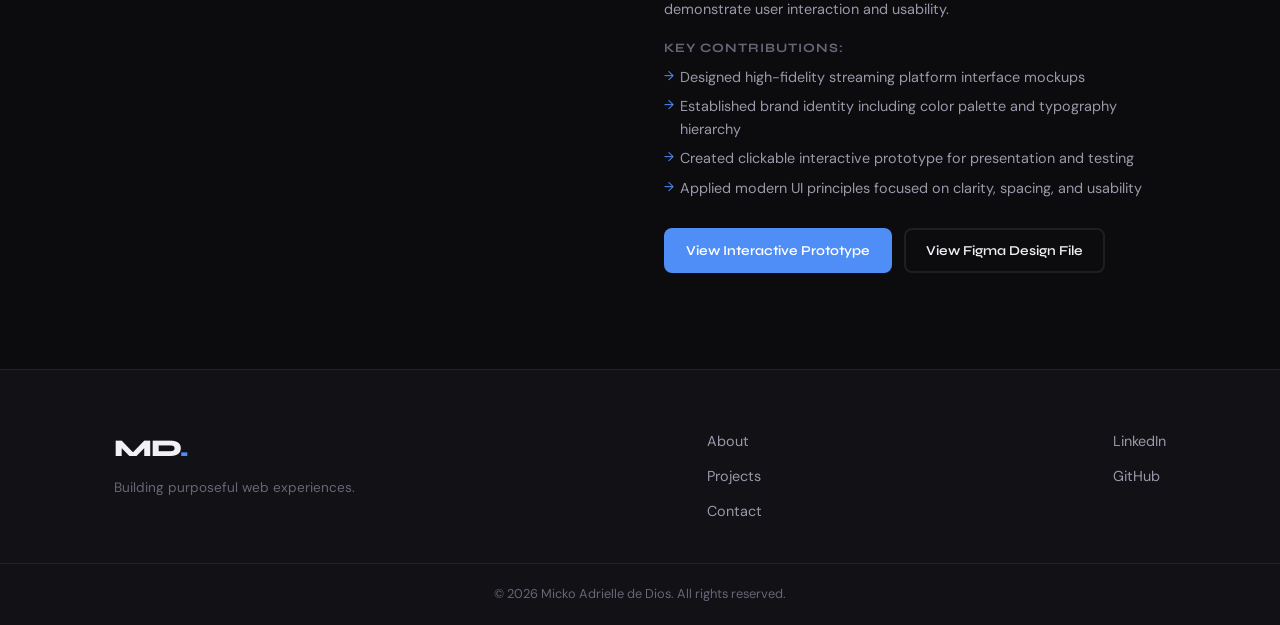
<file: projects.html>
<!DOCTYPE html>
<html lang="en">
<head>
  <meta charset="UTF-8" />
  <meta name="viewport" content="width=device-width, initial-scale=1.0" />
  <title>Projects | Micko Adrielle de Dios</title>
  <meta name="description" content="Explore Micko Adrielle de Dios's web development projects including portfolio sites, UI/UX designs, WordPress customizations, and more." />
  <link rel="preconnect" href="https://fonts.googleapis.com" />
  <link href="https://fonts.googleapis.com/css2?family=Syne:wght@400;600;700;800&family=DM+Sans:ital,wght@0,300;0,400;0,500;1,300&display=swap" rel="stylesheet" />
  <link rel="stylesheet" href="style.css" />
</head>
<body>

  <nav class="nav" aria-label="Main navigation">
    <a href="index.html" class="nav-logo">MD<span class="dot">.</span></a>
    <button class="nav-toggle" aria-label="Toggle menu" aria-expanded="false">
      <span></span><span></span><span></span>
    </button>
    <ul class="nav-links">
      <li><a href="index.html">Home</a></li>
      <li><a href="about.html">About</a></li>
      <li><a href="projects.html" class="active">Projects</a></li>
      <li><a href="contact.html">Contact</a></li>
    </ul>
  </nav>

  <main>
    <section class="page-hero">
      <div class="blob b1"></div>
      <div class="blob b2"></div>
      <div class="container">
        <span class="section-tag animate-in" style="--d:0s">My Portfolio</span>
        <h1 class="page-title animate-in" style="--d:.1s">Projects</h1>
        <!-- Works &amp;  -->
        <p class="page-subtitle animate-in" style="--d:.2s">A collection of academic and personal projects built throughout my BSIT journey.</p>
      </div>
    </section>

    <section class="section">
      <div class="container">
        <div class="projects-list">

          <!-- PROJECT 1 -->
<article id="mozaic" class="project-card animate-in" style="--d:0s" aria-label="Project: Mozaic Café Website">
  <div class="project-visual pv-1" style="border: none;">
    <div class="pv-inner" style="padding: 0;">
      <div class="browser-mock" style="border-radius: var(--radius-lg);">
        <div class="browser-bar">
          <span></span><span></span><span></span>
        </div>
        <div style="line-height: 0;">
          <img src="img/mozaic.png" alt="Mozaic Café Website Preview" style="width:100%; height:100%; object-fit:cover; display:block;">
        </div>
      </div>
    </div>
  </div>


  <div class="project-info">
    <div class="project-meta">
      <span class="project-num">01</span>
      <span class="project-type">WordPress · Web Development</span>
    </div>

    <h2>Mozaic Café, Bar + Kitchen Website</h2>

    <p>
      A fully functional business website developed for Mozaic Café, Bar + Kitchen using WordPress and hosted on Hostinger. The website showcases the café’s menu, brand identity, blog content, and contact information while implementing modern SEO and performance optimization practices.
    </p>

    <div class="project-details">

      <div class="pd-row">
        <strong>Technologies Used:</strong>
        <div class="tech-tags">
          <span>WordPress</span>
          <span>Hostinger</span>
          <span>CSS</span>
          <span>SEO</span>
          <span>Google Analytics</span>
        </div>
      </div>

      <div class="pd-row">
        <strong>My Role:</strong>
        <p>
          Lead WordPress developer and SEO implementer. Responsible for website structure, theme customization, performance optimization, technical SEO setup, and analytics configuration.
        </p>
      </div>

      <div class="pd-row">
        <strong>Key Contributions:</strong>
        <ul>
          <li>Customized WordPress theme to align with Mozaic’s branding</li>
          <li>Implemented on-page SEO including meta titles, descriptions, and image ALT text</li>
          <li>Improved PageSpeed performance for both mobile and desktop</li>
          <li>Configured Google Analytics and XML sitemap</li>
          <li>Structured pages: Home, About, Menu, Blog, and Contact</li>
        </ul>
      </div>

    </div>

    <div class="project-links">
  <a href="https://mozaiccbk.com/" target="_blank" rel="noopener noreferrer" class="btn btn-primary btn-sm">
    Visit Live Website
  </a>
</div>
  </div>
</article>

          <!-- PROJECT 2 -->
<article id="discover-porac" class="project-card project-card--reverse animate-in" style="--d:.05s" aria-label="Project: Discover Porac">
  <div class="project-visual pv-2" style="border: none;">
    <div class="pv-inner" style="padding: 0;">
      <div class="browser-mock" style="border-radius: var(--radius-lg);">
        <div class="browser-bar">
          <span></span><span></span><span></span>
        </div>
        <div style="line-height: 0;">
          <img src="img/discover-porac.png" alt="Discover Porac Website Preview" style="width:100%; height:100%; object-fit:cover; display:block;">
        </div>
      </div>
    </div>
  </div>

  <div class="project-info">
    <div class="project-meta">
      <span class="project-num">02</span>
      <span class="project-type">Angular Frontend Website</span>
    </div>
    <h2>Discover Porac — Explore Central Luzon's Hidden Gems</h2>
    <p>An Angular-based tourism website showcasing Porac, Pampanga’s natural wonders, adventure parks, cultural heritage, and wellness spots. Features interactive destination sections, travel tips, and Aeta-guided tour information.</p>
    <div class="project-details">
      <div class="pd-row">
        <strong>Technologies Used:</strong>
        <div class="tech-tags">
          <span>Angular</span>
          <span>TypeScript</span>
          <span>HTML</span>
          <span>SCSS</span>
          <span>Responsive Design</span>
        </div>
      </div>
      <div class="pd-row">
        <strong>My Role:</strong>
        <p>Sole developer. Designed and implemented the full frontend with Angular, including responsive layouts, interactive sections, image galleries, and structured travel information.</p>
      </div>
      <div class="pd-row">
        <strong>Key Contributions:</strong>
        <ul>
          <li>Built a fully responsive Angular frontend for desktop, tablet, and mobile views</li>
          <li>Implemented interactive sections and scroll animations with Angular components</li>
          <li>Organized content for destinations, culture, wellness, and adventure</li>
          <li>Structured site navigation for easy exploration of Porac attractions</li>
          <li>Deployed live website on Netlify</li>
        </ul>
      </div>
    </div>
    <div class="project-links">
      <a href="https://discover-porac.netlify.app/" target="_blank" rel="noopener noreferrer" class="btn btn-primary btn-sm">Live Demo</a>
      <a href="https://github.com/mickodedios/discover-porac" target="_blank" rel="noopener noreferrer" class="btn btn-ghost btn-sm">Source Code</a>
    </div>
  </div>
</article>

          <!-- PROJECT 3 -->
<article id="taskflow" class="project-card project-card--reverse animate-in" style="--d:.05s" aria-label="Project: TaskFlow Kanban App">
  <div class="project-visual pv-2" style="border: none;">
    <div class="pv-inner" style="padding: 0;">
      <div class="browser-mock" style="border-radius: var(--radius-lg);">
        <div class="browser-bar">
          <span></span><span></span><span></span>
        </div>
        <div style="line-height: 0;">
          <img src="img/taskflow.png" alt="TaskFlow Kanban App Preview" style="width:100%; height:100%; object-fit:cover; display:block;">
        </div>
      </div>
    </div>
  </div>

  <div class="project-info">
    <div class="project-meta">
      <span class="project-num">03</span>
      <span class="project-type">Full-Stack Frontend App</span>
    </div>
    <h2>TaskFlow — Kanban Task Manager</h2>
    <p>A modern, production-style Kanban task management app built with Angular 17. Features drag-and-drop columns, dark/light mode, a live dashboard with analytics, full task CRUD, overdue detection, and localStorage persistence — no backend required.</p>
    <div class="project-details">
      <div class="pd-row">
        <strong>Technologies Used:</strong>
        <div class="tech-tags">
          <span>Angular 17</span>
          <span>TypeScript</span>
          <span>Angular CDK</span>
          <span>RxJS</span>
          <span>CSS Variables</span>
        </div>
      </div>
      <div class="pd-row">
        <strong>My Role:</strong>
        <p>Sole developer. Designed and built the full application architecture including auth flow, state management with BehaviorSubject, drag-and-drop board, and responsive UI with dark/light theming.</p>
      </div>
      <div class="pd-row">
        <strong>Key Contributions:</strong>
        <ul>
          <li>Built Kanban board with CDK drag-and-drop and auto status updates</li>
          <li>Implemented authentication with route guards and localStorage</li>
          <li>Created dashboard with live stats, priority breakdown, and canvas donut chart</li>
          <li>Designed full dark/light theme system using CSS custom properties</li>
          <li>Deployed to Netlify with CI/CD via GitHub integration</li>
        </ul>
      </div>
    </div>
    <div class="project-links">
      <a href="https://taskflow999.netlify.app/" target="_blank" rel="noopener noreferrer" class="btn btn-primary btn-sm">Live Demo</a>
      <a href="https://github.com/mickodedios/taskflow" target="_blank" rel="noopener noreferrer" class="btn btn-ghost btn-sm">Source Code</a>
    </div>
  </div>
</article>

          <!-- PROJECT 4 -->
          <article id="forge" class="project-card animate-in" style="--d:.1s" aria-label="Project: FORGE Gym Exercise Library">
  <div class="project-visual pv-3" style="border: none;">
    <div class="pv-inner" style="padding: 0;">
      <div class="browser-mock" style="border-radius: var(--radius-lg);">
        <div class="browser-bar">
          <span></span><span></span><span></span>
        </div>
        <div style="line-height: 0;">
          <img src="img/forge.png" alt="FORGE Gym Website Preview" style="width:100%; height:100%; object-fit:cover; display:block;">
        </div>
      </div>
    </div>
  </div>

  <div class="project-info">
    <div class="project-meta">
      <span class="project-num">04</span>
      <span class="project-type">Frontend Website · HTML/CSS/JS</span>
    </div>

    <h2>FORGE — Complete Gym Exercise Library & Training Programs</h2>

    <p>
      A fully responsive website providing a complete exercise library, structured training programs, and fitness tips for all levels. Features interactive exercise guides, program filters, and intuitive navigation built with HTML, CSS, and JavaScript.
    </p>

    <div class="project-details">
      <div class="pd-row">
        <strong>Technologies Used:</strong>
        <div class="tech-tags">
          <span>HTML</span>
          <span>CSS</span>
          <span>JavaScript</span>
          <span>Responsive Design</span>
        </div>
      </div>

      <div class="pd-row">
        <strong>My Role:</strong>
        <p>
          Sole developer. Designed and implemented the full frontend, including interactive exercise library, program filtering, and user-friendly UI/UX for fitness enthusiasts.
        </p>
      </div>

      <div class="pd-row">
        <strong>Key Contributions:</strong>
        <ul>
          <li>Built fully responsive HTML/CSS/JS frontend for desktop and mobile</li>
          <li>Created interactive exercise library with filters by muscle group and difficulty</li>
          <li>Structured training programs and tips for beginner, intermediate, and advanced users</li>
          <li>Designed clean UI with intuitive navigation and animations</li>
          <li>Deployed live website on Netlify</li>
        </ul>
      </div>
    </div>

    <div class="project-links">
      <a href="https://forge-gym-lib.netlify.app/" target="_blank" rel="noopener noreferrer" class="btn btn-primary btn-sm">Live Demo</a>
      <a href="https://github.com/mickodedios/forge-gym" target="_blank" rel="noopener noreferrer" class="btn btn-ghost btn-sm">Source Code</a>
    </div>

  </div>
</article>

          <!-- PROJECT 5 -->
          <article id="mdmovies" class="project-card animate-in" style="--d:.1s" aria-label="Project: MD Movies UI/UX Concept Design">
  <div class="project-visual pv-3" style="border: none;">
    <div class="pv-inner" style="padding: 0;">
      <div class="browser-mock" style="border-radius: var(--radius-lg);">
        <div class="browser-bar">
          <span></span><span></span><span></span>
        </div>
        <div style="line-height: 0;">
          <img src="img/mdmovies.png" alt="MD Movies UI/UX Design Preview" style="width:100%; height:100%; object-fit:cover; display:block;">
        </div>
      </div>
    </div>
  </div>

  <div class="project-info">
    <div class="project-meta">
      <span class="project-num">05</span>
      <span class="project-type">UI/UX Design · Figma</span>
    </div>

    <h2>MD Movies – Streaming Platform UI/UX Concept & Interactive Prototype</h2>

    <p>
      MD Movies is a high-fidelity UI/UX concept for a movie streaming platform, designed entirely in Figma. The project focuses on user journey planning, structured wireframing, visual hierarchy, and interface consistency. It includes a fully interactive prototype that simulates real user navigation and screen transitions. This project is a design mockup and prototype, not a developed or responsive website.
    </p>

    <div class="project-details">

      <div class="pd-row">
        <strong>Tools & Methods:</strong>
        <div class="tech-tags">
          <span>Figma</span>
          <span>Wireframing</span>
          <span>Prototyping</span>
          <span>User Flows</span>
          <span>Design Systems</span>
        </div>
      </div>

      <div class="pd-row">
        <strong>My Role:</strong>
        <p>
          UI/UX Designer. Planned user flows, designed core interface screens such as homepage, movie detail pages, and navigation layouts, developed a cohesive typography and color system, and built interactive transitions to demonstrate user interaction and usability.
        </p>
      </div>

      <div class="pd-row">
        <strong>Key Contributions:</strong>
        <ul>
          <li>Designed high-fidelity streaming platform interface mockups</li>
          <li>Established brand identity including color palette and typography hierarchy</li>
          <li>Created clickable interactive prototype for presentation and testing</li>
          <li>Applied modern UI principles focused on clarity, spacing, and usability</li>
        </ul>
      </div>

    </div>

    <div class="project-links">
      <a href="https://www.figma.com/proto/X6NpApwXwD8ECMjNjkX1Y3/DEDIOS_FIGMA?node-id=18-63&p=f&t=p0u3wsF1ufrdEKCU-0&scaling=min-zoom&content-scaling=fixed&page-id=18%3A62"
         target="_blank"
         rel="noopener noreferrer"
         class="btn btn-primary btn-sm">
         View Interactive Prototype
      </a>

      <a href="https://www.figma.com/design/X6NpApwXwD8ECMjNjkX1Y3/DEDIOS_FIGMA?node-id=18-62&t=p0u3wsF1ufrdEKCU-1"
         target="_blank"
         rel="noopener noreferrer"
         class="btn btn-ghost btn-sm">
         View Figma Design File
      </a>
    </div>

  </div>
</article>

        </div>
      </div>
    </section>
  </main>

  <footer class="footer">
    <div class="container footer-inner">
      <div>
        <a href="index.html" class="nav-logo">MD<span class="dot">.</span></a>
        <p>Building purposeful web experiences.</p>
      </div>
      <div class="footer-links">
        <a href="about.html">About</a>
        <a href="projects.html">Projects</a>
        <a href="contact.html">Contact</a>
      </div>
      <div class="footer-social">
        <a href="https://www.linkedin.com/in/de-dios-micko/" target="_blank" rel="noopener noreferrer">LinkedIn</a>
        <a href="https://github.com/mickodedios" target="_blank" rel="noopener noreferrer">GitHub</a>
      </div>
    </div>
    <div class="footer-bottom">
      <p>© 2026 Micko Adrielle de Dios. All rights reserved.</p>
    </div>
  </footer>

  <script src="main.js"></script>
</body>
</html>
</file>
<file: style.css>
/* =============================================
   MICKO ADRIELLE DE DIOS — PORTFOLIO
   Style: Editorial Monochrome with Blue Accent
   ============================================= */

/* --- RESET & BASE --- */
*, *::before, *::after { box-sizing: border-box; margin: 0; padding: 0; }

:root {
  --bg: #0c0c0f;
  --bg2: #111116;
  --bg3: #18181f;
  --surface: #1e1e27;
  --surface2: #252530;
  --border: rgba(255,255,255,.08);
  --accent: #4f8ef7;
  --accent2: #7fb3ff;
  --accent-dim: rgba(79,142,247,.15);
  --text: #f0f0f5;
  --text2: #9999aa;
  --text3: #666677;
  --white: #ffffff;
  --radius: 12px;
  --radius-lg: 20px;
  --transition: .25s cubic-bezier(.4,0,.2,1);
  --shadow: 0 4px 24px rgba(0,0,0,.4);
  --shadow-lg: 0 8px 48px rgba(0,0,0,.6);
}

html { scroll-behavior: smooth; font-size: 16px; }

body {
  font-family: 'DM Sans', sans-serif;
  background: var(--bg);
  color: var(--text);
  line-height: 1.6;
  overflow-x: hidden;
}

img { max-width: 100%; height: auto; display: block; }
a { text-decoration: none; color: inherit; }
ul { list-style: none; }

/* --- TYPOGRAPHY --- */
h1, h2, h3, h4 { font-family: 'Syne', sans-serif; line-height: 1.1; }

/* --- ANIMATIONS --- */
@keyframes fadeUp {
  from { opacity:0; transform: translateY(32px); }
  to   { opacity:1; transform: translateY(0); }
}
@keyframes blobMove {
  0%,100% { transform: translate(0,0) scale(1); }
  33%      { transform: translate(30px,-30px) scale(1.08); }
  66%      { transform: translate(-20px,20px) scale(.95); }
}
@keyframes scrollStrip {
  from { transform: translateX(0); }
  to   { transform: translateX(-50%); }
}
@keyframes pulse {
  0%,100% { opacity:.6; } 50% { opacity:1; }
}

.animate-in {
  opacity: 0;
  animation: fadeUp .7s ease forwards;
  animation-delay: var(--d, 0s);
}

/* --- LAYOUT --- */
.container {
  max-width: 1100px;
  margin: 0 auto;
  padding: 0 24px;
}

.section { padding: 96px 0; }
.section-alt { background: var(--bg2); }

/* --- NAV --- */
.nav {
  position: fixed;
  top: 0; left: 0; right: 0;
  z-index: 100;
  display: flex;
  align-items: center;
  justify-content: space-between;
  padding: 18px 40px;
  background: rgba(12,12,15,.85);
  backdrop-filter: blur(20px);
  border-bottom: 1px solid var(--border);
  transition: var(--transition);
}
.nav-logo {
  font-family: 'Syne', sans-serif;
  font-size: 1.5rem;
  font-weight: 800;
  letter-spacing: -1px;
}
.dot { color: var(--accent); }
.nav-links {
  display: flex;
  gap: 36px;
}
.nav-links a {
  font-size: .9rem;
  font-weight: 500;
  color: var(--text2);
  transition: color var(--transition);
  position: relative;
}
.nav-links a::after {
  content: '';
  position: absolute;
  bottom: -4px; left: 0;
  width: 0; height: 2px;
  background: var(--accent);
  transition: width var(--transition);
}
.nav-links a:hover,
.nav-links a.active { color: var(--text); }
.nav-links a.active::after,
.nav-links a:hover::after { width: 100%; }

.nav-toggle {
  display: none;
  flex-direction: column;
  gap: 5px;
  background: none;
  border: none;
  cursor: pointer;
  padding: 4px;
}
.nav-toggle span {
  width: 24px; height: 2px;
  background: var(--text);
  display: block;
  transition: var(--transition);
}

/* --- BLOBS --- */
.blob {
  position: absolute;
  border-radius: 50%;
  filter: blur(80px);
  opacity: .25;
  pointer-events: none;
  animation: blobMove 12s ease-in-out infinite;
}
.b1 {
  width: 500px; height: 500px;
  background: var(--accent);
  top: -100px; right: -100px;
}
.b2 {
  width: 350px; height: 350px;
  background: #7b5ff7;
  bottom: 0; left: -50px;
  animation-delay: -4s;
}

/* --- BUTTONS --- */
.btn {
  display: inline-flex;
  align-items: center;
  gap: 8px;
  padding: 14px 28px;
  border-radius: 8px;
  font-family: 'Syne', sans-serif;
  font-size: .9rem;
  font-weight: 600;
  cursor: pointer;
  transition: all var(--transition);
  border: 2px solid transparent;
  white-space: nowrap;
}
.btn-primary {
  background: var(--accent);
  color: #fff;
}
.btn-primary:hover {
  background: var(--accent2);
  transform: translateY(-2px);
  box-shadow: 0 8px 24px rgba(79,142,247,.4);
}
.btn-ghost {
  background: transparent;
  color: var(--text);
  border-color: var(--border);
}
.btn-ghost:hover {
  border-color: var(--accent);
  color: var(--accent);
}
.btn-outline {
  background: transparent;
  color: var(--accent);
  border-color: var(--accent);
}
.btn-outline:hover {
  background: var(--accent);
  color: #fff;
}
.btn-sm { padding: 10px 20px; font-size: .85rem; }
.btn-full { width: 100%; justify-content: center; }

/* --- HERO --- */
.hero {
  min-height: 100vh;
  display: flex;
  align-items: center;
  position: relative;
  overflow: hidden;
  padding: 100px 40px 60px;
  gap: 60px;
}
.hero-bg {
  position: absolute;
  inset: 0;
  z-index: 0;
}
.grid-overlay {
  position: absolute;
  inset: 0;
  background-image:
    linear-gradient(rgba(255,255,255,.03) 1px, transparent 1px),
    linear-gradient(90deg, rgba(255,255,255,.03) 1px, transparent 1px);
  background-size: 60px 60px;
}
.hero-content {
  position: relative;
  z-index: 1;
  flex: 1;
  max-width: 600px;
}
.hero-tag {
  display: inline-block;
  background: var(--accent-dim);
  color: var(--accent2);
  border: 1px solid rgba(79,142,247,.3);
  padding: 6px 16px;
  border-radius: 100px;
  font-size: .8rem;
  font-weight: 500;
  margin-bottom: 24px;
}
.hero-name {
  font-size: clamp(3rem, 7vw, 5.5rem);
  font-weight: 800;
  letter-spacing: -2px;
  line-height: 1;
  margin-bottom: 24px;
}
.hero-name em {
  font-style: normal;
  color: var(--accent);
  display: block;
}
.hero-sub {
  font-size: 1.1rem;
  color: var(--text2);
  line-height: 1.7;
  margin-bottom: 36px;
}
.hero-cta {
  display: flex;
  gap: 16px;
  flex-wrap: wrap;
  margin-bottom: 48px;
}
.hero-stats {
  display: flex;
  align-items: center;
  gap: 24px;
}
.stat { display: flex; flex-direction: column; }
.stat-num {
  font-family: 'Syne', sans-serif;
  font-size: 1.8rem;
  font-weight: 800;
  color: var(--text);
}
.stat-label { font-size: .8rem; color: var(--text2); }
.stat-div { width: 1px; height: 40px; background: var(--border); }

/* --- HERO VISUAL --- */
.hero-visual {
  position: relative;
  z-index: 1;
  flex-shrink: 0;
}
.photo-frame {
  position: relative;
  width: 320px;
}
.photo-inner {
  width: 280px;
  height: 320px;
  border-radius: var(--radius-lg);
  overflow: hidden;
  border: 2px solid var(--border);
  background: var(--surface);
}
.photo-inner img { width: 100%; height: 100%; object-fit: cover; }
.photo-fallback {
  display: none;
  width: 100%; height: 100%;
  align-items: center;
  justify-content: center;
  font-family: 'Syne', sans-serif;
  font-size: 3rem;
  font-weight: 800;
  color: var(--accent);
  background: var(--surface);
}
.photo-badge {
  position: absolute;
  bottom: -16px;
  right: -16px;
  background: var(--accent);
  color: #fff;
  padding: 12px 16px;
  border-radius: 10px;
  display: flex;
  align-items: center;
  gap: 8px;
  font-family: 'Syne', sans-serif;
  font-weight: 700;
  font-size: .9rem;
  box-shadow: 0 8px 24px rgba(79,142,247,.4);
}

/* --- SKILLS STRIP --- */
.skills-strip {
  background: var(--bg2);
  border-top: 1px solid var(--border);
  border-bottom: 1px solid var(--border);
  overflow: hidden;
  padding: 20px 0;
}
.strip-inner {
  display: flex;
  gap: 24px;
  white-space: nowrap;
  animation: scrollStrip 30s linear infinite;
  width: max-content;
}
.strip-inner span {
  font-family: 'Syne', sans-serif;
  font-size: .85rem;
  font-weight: 600;
  color: var(--text2);
  letter-spacing: .5px;
}
.strip-inner .sep { color: var(--accent); }

/* --- SECTION HEADERS --- */
.section-tag {
  display: inline-block;
  font-size: .75rem;
  font-weight: 700;
  letter-spacing: 2px;
  text-transform: uppercase;
  color: var(--accent);
  margin-bottom: 12px;
}
.section-title {
  font-size: clamp(2rem, 4vw, 3rem);
  font-weight: 800;
  letter-spacing: -1.5px;
  margin-bottom: 48px;
}
.section-header { margin-bottom: 48px; }

/* --- FEATURED PROJECTS --- */
.featured-grid {
  display: grid;
  grid-template-columns: 1.5fr 1fr 1fr;
  gap: 20px;
  margin-bottom: 48px;
}
.feat-card {
  position: relative;
  border-radius: var(--radius-lg);
  overflow: hidden;
  min-height: 260px;
  display: flex;
  flex-direction: column;
  justify-content: flex-end;
  transition: transform var(--transition);
  border: 1px solid var(--border);
}
.feat-card:hover { transform: translateY(-6px); }
.feat-card-bg {
  position: absolute;
  inset: 0; /* top:0; right:0; bottom:0; left:0 */
  z-index: 0;
  overflow: hidden; /* prevents image overflow */
  border-radius: var(--radius-lg); /* match the card rounding */
}

/* Make featured project images cover their card area */
.feat-card-bg img {
  width: 100%;
  height: 100%;
  object-fit: cover; /* fills the container while maintaining aspect ratio */
  display: block;
  border-radius: var(--radius-lg); /* optional: match card rounding */
}

/* Overlay for better text readability */
.feat-card-overlay {
  position: absolute;
  inset: 0; /* top:0; right:0; bottom:0; left:0 */
  background: linear-gradient(to top, rgba(0,0,0,0.7) 30%, rgba(0,0,0,0) 100%);
  z-index: 1; /* sits above the image but below the text */
  pointer-events: none; /* so it doesn't block clicks */
  border-radius: var(--radius-lg); /* match card rounding */
}

.feat-card-content {
  position: relative;
  z-index: 1;
  padding: 24px;
  background: linear-gradient(to top, rgba(0,0,0,.8) 0%, transparent 100%);
}
.feat-tag {
  display: inline-block;
  background: rgba(255,255,255,.15);
  color: rgba(255,255,255,.8);
  padding: 4px 10px;
  border-radius: 100px;
  font-size: .7rem;
  font-weight: 600;
  margin-bottom: 8px;
}
.feat-card-content h3 {
  color: #fff;
  font-size: 1.1rem;
  margin-bottom: 8px;
}
.feat-card-content p { color: rgba(255,255,255,.7); font-size: .85rem; }
.feat-link {
  display: inline-block;
  color: var(--accent2);
  font-size: .8rem;
  font-weight: 600;
  margin-top: 12px;
}
.center-cta { text-align: center; }

/* --- ABOUT TEASER --- */
.at-grid {
  display: grid;
  grid-template-columns: 1fr 1fr;
  gap: 60px;
  align-items: center;
}
.at-text p { color: var(--text2); margin-bottom: 16px; line-height: 1.8; }
.at-text .btn { margin-top: 12px; }
.at-certs { display: flex; flex-direction: column; gap: 12px; }
.cert-card {
  display: flex;
  align-items: center;
  gap: 16px;
  background: var(--surface);
  border: 1px solid var(--border);
  border-radius: var(--radius);
  padding: 16px;
  transition: border-color var(--transition);
}
.cert-card:hover { border-color: var(--accent); }
.cert-icon { font-size: 1.5rem; }
.cert-card div { display: flex; flex-direction: column; }
.cert-card strong { font-size: .9rem; font-family: 'Syne', sans-serif; }
.cert-card span { font-size: .75rem; color: var(--text2); }

/* --- PAGE HERO --- */
.page-hero {
  padding: 140px 0 80px;
  position: relative;
  overflow: hidden;
  text-align: center;
}
.page-title {
  font-size: clamp(3rem, 6vw, 5rem);
  font-weight: 800;
  letter-spacing: -2px;
  margin-bottom: 16px;
}
.page-subtitle {
  color: var(--text2);
  font-size: 1.1rem;
  max-width: 500px;
  margin: 0 auto;
}

/* --- ABOUT PAGE --- */
.about-grid {
  display: grid;
  grid-template-columns: auto 1fr;
  gap: 60px;
  align-items: start;
}
.about-photo-wrap { width: 280px; }
.about-frame .photo-inner { width: 260px; height: 300px; }
.about-info-card {
  background: var(--surface);
  border: 1px solid var(--border);
  border-radius: var(--radius);
  padding: 20px;
  margin-top: 20px;
  display: flex;
  flex-direction: column;
  gap: 12px;
}
.info-row {
  display: flex;
  align-items: center;
  gap: 10px;
  font-size: .85rem;
  color: var(--text2);
}
.about-text h2 {
  font-size: 2.2rem;
  font-weight: 800;
  letter-spacing: -1px;
  margin-bottom: 4px;
}
.about-role {
  color: var(--accent);
  font-size: .9rem;
  font-weight: 500;
  margin-bottom: 24px !important;
}
.about-text p { color: var(--text2); margin-bottom: 16px; line-height: 1.8; }
.about-text .btn { margin-top: 8px; }

/* --- EDUCATION --- */
.edu-card {
  display: flex;
  align-items: flex-start;
  gap: 24px;
  background: var(--surface);
  border: 1px solid var(--border);
  border-radius: var(--radius-lg);
  padding: 32px;
  max-width: 700px;
}
.edu-icon { font-size: 2rem; }
.edu-details h3 { font-size: 1.2rem; margin-bottom: 6px; }
.edu-spec { display: block; color: var(--accent); font-size: .85rem; margin-bottom: 8px; }
.edu-school { color: var(--text2); font-size: .9rem; }
.edu-year { color: var(--text3); font-size: .8rem; margin-top: 4px; }

/* --- SKILLS PAGE --- */
.skills-grid {
  display: grid;
  grid-template-columns: 1fr 1fr;
  gap: 32px;
}
.skill-group {
  background: var(--surface);
  border: 1px solid var(--border);
  border-radius: var(--radius-lg);
  padding: 32px;
}
.skill-group h3 {
  font-size: 1rem;
  margin-bottom: 20px;
  color: var(--text);
}
.skill-tags { display: flex; flex-wrap: wrap; gap: 10px; }
.skill-tags span {
  background: var(--bg3);
  border: 1px solid var(--border);
  padding: 6px 14px;
  border-radius: 100px;
  font-size: .8rem;
  color: var(--text2);
  transition: all var(--transition);
}
.skill-tags span:hover {
  border-color: var(--accent);
  color: var(--accent);
}
.skill-tags.soft span:hover {
  border-color: #7b5ff7;
  color: #a080ff;
}

/* --- CERTIFICATIONS --- */
.certs-grid {
  display: grid;
  grid-template-columns: repeat(3, 1fr);
  gap: 20px;
}
.cert-full-card {
  background: var(--surface);
  border: 1px solid var(--border);
  border-radius: var(--radius-lg);
  padding: 28px;
  transition: transform var(--transition), border-color var(--transition);
}
.cert-full-card:hover {
  transform: translateY(-4px);
  border-color: var(--accent);
}
.cert-badge {
  display: inline-block;
  background: var(--accent-dim);
  color: var(--accent2);
  padding: 4px 10px;
  border-radius: 100px;
  font-size: .7rem;
  font-weight: 700;
  margin-bottom: 12px;
}
.cert-full-card h3 { font-size: 1rem; margin-bottom: 8px; }
.cert-full-card p { color: var(--text2); font-size: .85rem; line-height: 1.6; }

/* --- GOALS SECTION --- */
.goals-section {
  background: linear-gradient(135deg, var(--bg2) 0%, var(--bg) 100%);
  border-top: 1px solid var(--border);
  border-bottom: 1px solid var(--border);
}
.goals-inner {
  display: grid;
  grid-template-columns: 1fr 1fr;
  gap: 60px;
  align-items: center;
}
.goals-text p { color: var(--text2); margin-bottom: 16px; line-height: 1.8; }
.goals-visual { display: flex; flex-wrap: wrap; gap: 12px; }
.goal-chip {
  background: var(--surface);
  border: 1px solid var(--border);
  padding: 12px 20px;
  border-radius: 100px;
  font-size: .9rem;
  font-family: 'Syne', sans-serif;
  font-weight: 600;
  transition: all var(--transition);
}
.goal-chip:hover {
  background: var(--accent-dim);
  border-color: var(--accent);
  color: var(--accent2);
}

/* --- PROJECTS PAGE --- */
.projects-list {
  display: flex;
  flex-direction: column;
  gap: 80px;
}
.project-card {
  display: grid;
  grid-template-columns: 1fr 1fr;
  gap: 48px;
  align-items: start;
  padding-bottom: 80px;
  border-bottom: 1px solid var(--border);
}
.project-card:last-child { border-bottom: none; padding-bottom: 0; }
.project-card--reverse { direction: rtl; }
.project-card--reverse > * { direction: ltr; }

.project-visual {
  border-radius: var(--radius-lg);
  overflow: hidden;
  aspect-ratio: 4/3;
  border: none; /* ← changed from 1px solid var(--border) */
}

/* browser mock */
.browser-mock {
  width: 100%;
  background: rgba(255,255,255,.05);
  border-radius: 8px;
  overflow: hidden;
  border: 1px solid rgba(255,255,255,.1);
}
.browser-bar {
  display: flex;
  gap: 6px;
  padding: 10px 14px;
  background: rgba(255,255,255,.08);
  border-bottom: 1px solid rgba(255,255,255,.06);
}
.browser-bar span {
  width: 8px; height: 8px;
  border-radius: 50%;
  background: rgba(255,255,255,.3);
}
.browser-content { padding: 12px; }
.bc-nav {
  height: 8px;
  background: rgba(255,255,255,.15);
  border-radius: 4px;
  margin-bottom: 10px;
}
.bc-hero {
  height: 60px;
  background: linear-gradient(90deg, rgba(79,142,247,.4), rgba(79,142,247,.1));
  border-radius: 6px;
  margin-bottom: 10px;
}
.bc-hero--dark {
  background: linear-gradient(90deg, rgba(79,247,142,.3), rgba(79,247,142,.05));
}
.bc-grid {
  display: grid;
  grid-template-columns: repeat(3,1fr);
  gap: 6px;
}
.bc-grid div, .bc-services div {
  height: 32px;
  background: rgba(255,255,255,.08);
  border-radius: 4px;
}
.bc-services { display: grid; grid-template-columns: 1fr 1fr; gap: 6px; margin-bottom: 8px; }
.bc-cta { height: 20px; background: rgba(79,142,247,.3); border-radius: 4px; }
.bc-lp-hero { height: 70px; background: linear-gradient(90deg, rgba(79,142,247,.35), rgba(123,95,247,.2)); border-radius: 6px; margin-bottom: 10px; }
.bc-lp-features { display: grid; grid-template-columns: repeat(3,1fr); gap: 6px; margin-bottom: 8px; }
.bc-lp-features div { height: 28px; background: rgba(255,255,255,.07); border-radius: 4px; }
.bc-lp-btn { height: 16px; width: 60%; margin: 0 auto; background: rgba(79,142,247,.4); border-radius: 8px; }

/* figma mock */
.figma-mock {
  width: 100%;
  background: rgba(255,255,255,.04);
  border-radius: 8px;
  overflow: hidden;
  border: 1px solid rgba(255,255,255,.1);
}
.fm-toolbar {
  height: 32px;
  background: rgba(255,255,255,.1);
  border-bottom: 1px solid rgba(255,255,255,.08);
}
.fm-canvas { padding: 12px; display: flex; gap: 8px; flex-wrap: wrap; }
.fm-frame {
  border-radius: 4px;
  border: 1px solid rgba(255,255,255,.2);
}
.fm-f1 { width: 90px; height: 140px; background: rgba(123,95,247,.2); }
.fm-f2 { width: 70px; height: 100px; background: rgba(123,95,247,.15); }
.fm-f3 { width: 90px; height: 80px; background: rgba(123,95,247,.1); }

/* brand mock */
.brand-mock {
  width: 100%;
  display: flex;
  flex-direction: column;
  gap: 16px;
  align-items: center;
  justify-content: center;
}
.bm-logo {
  font-family: 'Syne', sans-serif;
  font-size: 3rem;
  font-weight: 800;
  color: rgba(255,255,255,.9);
  width: 100px; height: 100px;
  display: flex; align-items: center; justify-content: center;
  background: rgba(255,255,255,.08);
  border-radius: 16px;
  border: 1px solid rgba(255,255,255,.15);
}
.bm-colors { display: flex; gap: 8px; }
.bm-colors div {
  width: 32px; height: 32px;
  border-radius: 50%;
  border: 2px solid rgba(255,255,255,.2);
}
.bm-type { display: flex; flex-direction: column; gap: 4px; text-align: center; }
.bm-t1 { font-family: 'Syne', sans-serif; font-weight: 800; font-size: .9rem; color: rgba(255,255,255,.8); }
.bm-t2 { font-size: .8rem; color: rgba(255,255,255,.5); }

/* doc mock */
.doc-mock {
  width: 100%;
  background: rgba(255,255,255,.05);
  border-radius: 8px;
  padding: 16px;
  border: 1px solid rgba(255,255,255,.1);
}
.dm-header {
  font-family: 'Syne', sans-serif;
  font-weight: 700;
  font-size: .85rem;
  color: rgba(255,255,255,.8);
  margin-bottom: 10px;
}
.dm-line {
  height: 6px;
  background: rgba(255,255,255,.15);
  border-radius: 3px;
  margin-bottom: 6px;
}
.dm-short { width: 60%; }
.dm-chart {
  display: flex;
  align-items: flex-end;
  gap: 6px;
  height: 60px;
  margin-top: 12px;
}
.dm-bar {
  flex: 1;
  background: rgba(79,247,142,.4);
  border-radius: 3px 3px 0 0;
}

/* --- PROJECT INFO --- */
.project-meta {
  display: flex;
  align-items: center;
  gap: 12px;
  margin-bottom: 12px;
}
.project-num {
  font-family: 'Syne', sans-serif;
  font-size: 2.5rem;
  font-weight: 800;
  color: var(--border);
  line-height: 1;
}
.project-type {
  font-size: .75rem;
  font-weight: 700;
  letter-spacing: 1.5px;
  text-transform: uppercase;
  color: var(--accent);
  background: var(--accent-dim);
  padding: 4px 12px;
  border-radius: 100px;
}
.project-info h2 {
  font-size: 1.8rem;
  font-weight: 800;
  letter-spacing: -0.5px;
  margin-bottom: 16px;
}
.project-info > p {
  color: var(--text2);
  line-height: 1.8;
  margin-bottom: 24px;
}
.project-details { display: flex; flex-direction: column; gap: 16px; margin-bottom: 28px; }
.pd-row strong {
  display: block;
  font-family: 'Syne', sans-serif;
  font-size: .8rem;
  letter-spacing: 1px;
  text-transform: uppercase;
  color: var(--text3);
  margin-bottom: 8px;
}
.pd-row p { color: var(--text2); font-size: .9rem; line-height: 1.7; }
.pd-row ul { display: flex; flex-direction: column; gap: 6px; }
.pd-row ul li {
  color: var(--text2);
  font-size: .9rem;
  padding-left: 16px;
  position: relative;
}
.pd-row ul li::before {
  content: '→';
  position: absolute;
  left: 0;
  color: var(--accent);
  font-size: .8rem;
}
.tech-tags { display: flex; flex-wrap: wrap; gap: 8px; }
.tech-tags span {
  background: var(--surface);
  border: 1px solid var(--border);
  padding: 4px 12px;
  border-radius: 100px;
  font-size: .78rem;
  color: var(--text2);
}
.project-links { display: flex; gap: 12px; flex-wrap: wrap; }

/* --- CONTACT PAGE --- */
.contact-grid {
  display: grid;
  grid-template-columns: 1fr 1.2fr;
  gap: 60px;
  align-items: start;
}
.contact-info h2 { font-size: 1.8rem; margin-bottom: 16px; letter-spacing: -0.5px; }
.contact-info > p { color: var(--text2); line-height: 1.8; margin-bottom: 32px; }
.contact-details { display: flex; flex-direction: column; gap: 12px; margin-bottom: 32px; }
.contact-item {
  display: flex;
  align-items: center;
  gap: 16px;
  background: var(--surface);
  border: 1px solid var(--border);
  border-radius: var(--radius);
  padding: 16px;
  transition: all var(--transition);
}
a.contact-item:hover {
  border-color: var(--accent);
  transform: translateX(4px);
}
.ci-icon { font-size: 1.3rem; }
.ci-text { display: flex; flex-direction: column; gap: 2px; }
.ci-text strong { font-size: .85rem; font-family: 'Syne', sans-serif; }
.ci-text span { font-size: .85rem; color: var(--text2); }
.contact-platforms h3 { font-size: 1rem; font-family: 'Syne', sans-serif; margin-bottom: 12px; }
.platform-links { display: flex; gap: 12px; margin-bottom: 28px; }
.platform-btn {
  display: flex;
  align-items: center;
  gap: 8px;
  background: var(--surface);
  border: 1px solid var(--border);
  padding: 12px 20px;
  border-radius: var(--radius);
  font-size: .85rem;
  font-weight: 500;
  transition: all var(--transition);
}
.platform-btn:hover {
  border-color: var(--accent);
  color: var(--accent);
  transform: translateY(-2px);
}
.resume-dl { margin-top: 8px; }

/* --- FORM --- */
.contact-form-wrap {
  background: var(--surface);
  border: 1px solid var(--border);
  border-radius: var(--radius-lg);
  padding: 40px;
}
.contact-form h2 { font-size: 1.4rem; margin-bottom: 28px; letter-spacing: -0.5px; }
.form-group {
  display: flex;
  flex-direction: column;
  gap: 8px;
  margin-bottom: 20px;
}
.form-group label {
  font-size: .85rem;
  font-weight: 600;
  font-family: 'Syne', sans-serif;
  color: var(--text2);
}
.form-group label span { color: var(--accent); }
.form-group input,
.form-group textarea {
  background: var(--bg);
  border: 1px solid var(--border);
  border-radius: 8px;
  padding: 14px 16px;
  color: var(--text);
  font-family: 'DM Sans', sans-serif;
  font-size: .95rem;
  transition: border-color var(--transition);
  outline: none;
  resize: vertical;
}
.form-group input:focus,
.form-group textarea:focus {
  border-color: var(--accent);
  box-shadow: 0 0 0 3px rgba(79,142,247,.1);
}
.form-group input::placeholder,
.form-group textarea::placeholder { color: var(--text3); }
.form-success {
  display: none;
  background: rgba(79,247,142,.1);
  border: 1px solid rgba(79,247,142,.3);
  color: #4fff8a;
  padding: 14px;
  border-radius: 8px;
  margin-top: 16px;
  font-size: .9rem;
}
.form-success.show { display: block; }

/* --- FOOTER --- */
.footer {
  background: var(--bg2);
  border-top: 1px solid var(--border);
}
.footer-inner {
  display: flex;
  align-items: flex-start;
  justify-content: space-between;
  gap: 40px;
  padding: 60px 24px 40px;
  flex-wrap: wrap;
}
.footer-inner > div:first-child p { color: var(--text3); font-size: .85rem; margin-top: 8px; }
.footer-links,
.footer-social {
  display: flex;
  flex-direction: column;
  gap: 12px;
}
.footer-links a,
.footer-social a {
  font-size: .9rem;
  color: var(--text2);
  transition: color var(--transition);
}
.footer-links a:hover,
.footer-social a:hover { color: var(--accent); }
.footer-bottom {
  padding: 20px 24px;
  border-top: 1px solid var(--border);
  text-align: center;
}
.footer-bottom p { font-size: .8rem; color: var(--text3); }

/* --- RESPONSIVE --- */
@media (max-width: 900px) {
  .hero { flex-direction: column; padding: 120px 24px 60px; text-align: center; }
  .hero-cta { justify-content: center; }
  .hero-stats { justify-content: center; }
  .hero-visual { order: -1; }
  .photo-frame { margin: 0 auto; }
  .featured-grid { grid-template-columns: 1fr; }
  .at-grid { grid-template-columns: 1fr; }
  .about-grid { grid-template-columns: 1fr; }
  .about-photo-wrap { width: 100%; }
  .about-frame .photo-inner { width: 200px; height: 240px; margin: 0 auto; }
  .skills-grid { grid-template-columns: 1fr; }
  .certs-grid { grid-template-columns: 1fr 1fr; }
  .goals-inner { grid-template-columns: 1fr; }
  .project-card { grid-template-columns: 1fr; }
  .project-card--reverse { direction: ltr; }
  .contact-grid { grid-template-columns: 1fr; }
  .footer-inner { flex-direction: column; }
  .nav { padding: 18px 24px; }
}

@media (max-width: 600px) {
  .section { padding: 60px 0; }
  .nav-links { display: none; position: fixed; top: 64px; left: 0; right: 0; background: var(--bg2); flex-direction: column; padding: 24px; gap: 20px; border-bottom: 1px solid var(--border); }
  .nav-links.open { display: flex; }
  .nav-toggle { display: flex; }
  .certs-grid { grid-template-columns: 1fr; }
  .hero-stats { flex-direction: column; gap: 16px; }
  .stat-div { width: 40px; height: 1px; }
  .contact-form-wrap { padding: 24px; }
}

.browser-mockup {
  background-color: #1b1f23; /* browser window background */
  border-radius: 12px;
  overflow: hidden;
  box-shadow: 0 10px 20px rgba(0,0,0,0.3);
}

.browser-header {
  display: flex;
  align-items: center;
  padding: 8px 12px;
  background-color: #2c3138;
}

.browser-header .dot {
  width: 12px;
  height: 12px;
  border-radius: 50%;
  margin-right: 6px;
}

.browser-header .red { background: #ff5f56; }
.browser-header .yellow { background: #ffbd2e; }
.browser-header .green { background: #27c93f; }

.browser-mockup img.preview-image {
  display: block;
  width: 100%;
  height: auto;
}
</file>
